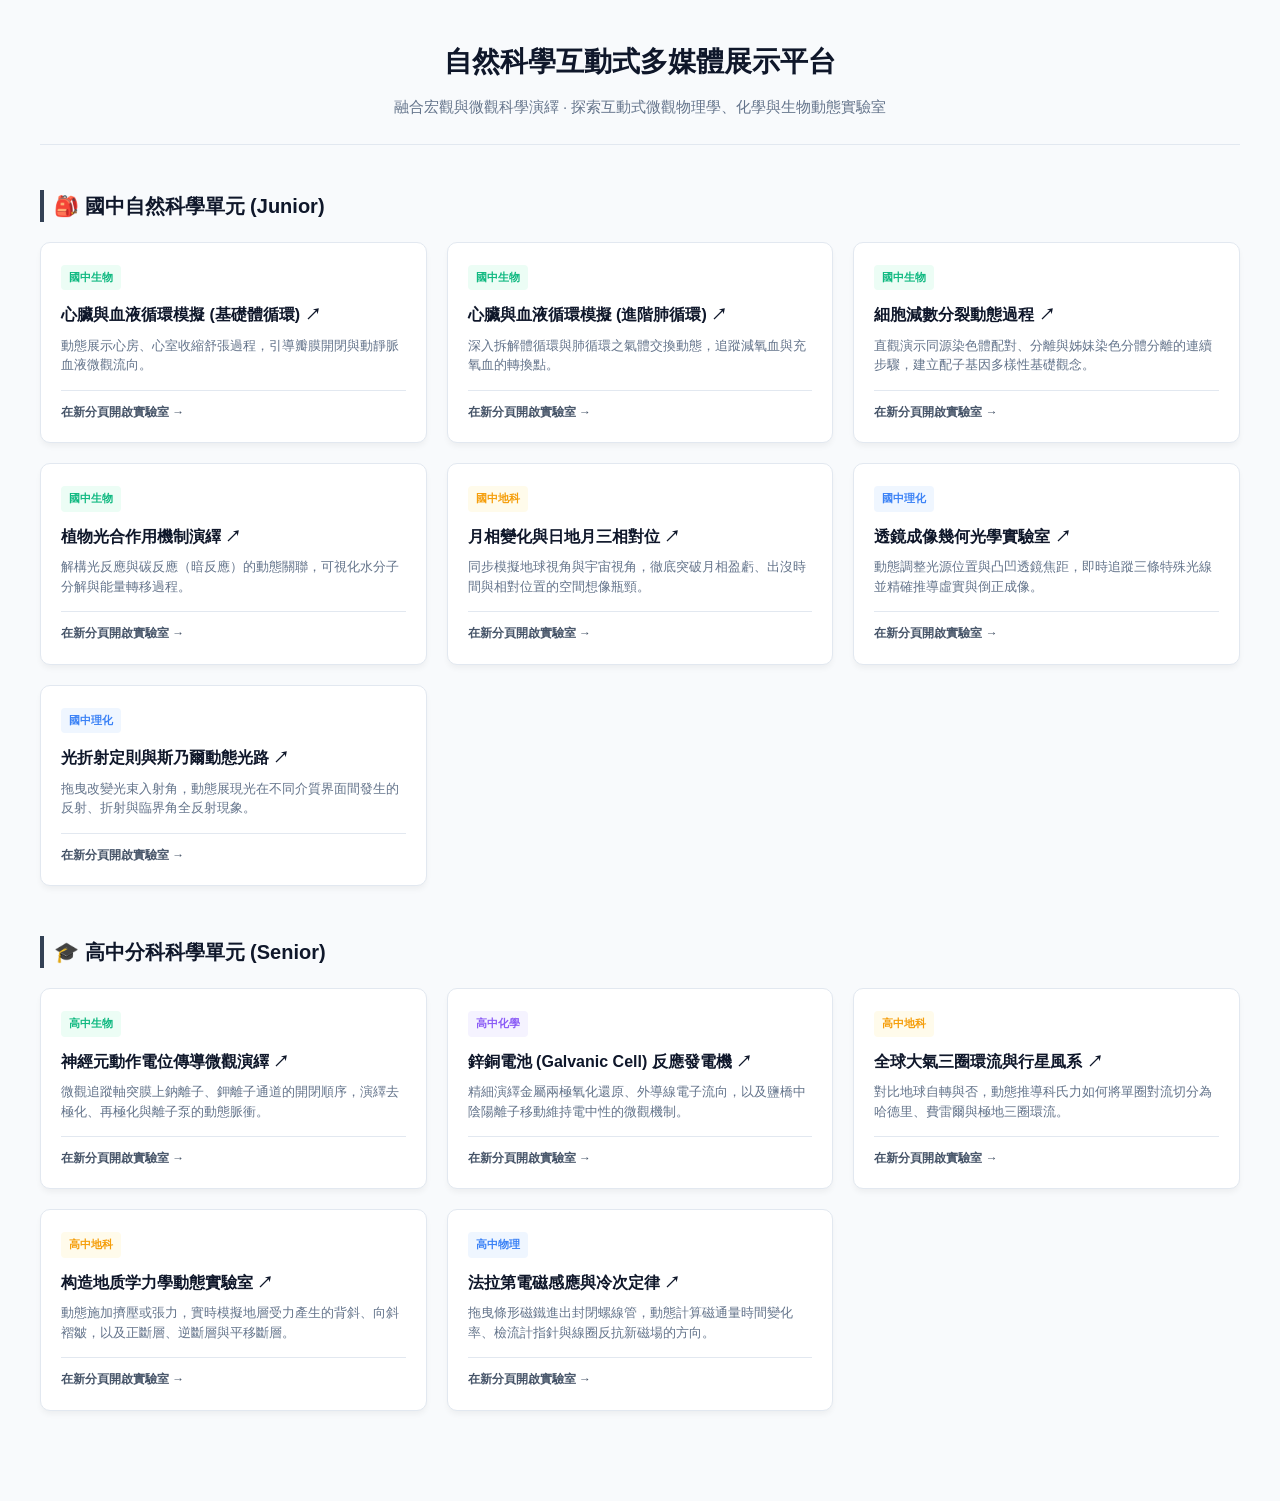
<file: nani-science-animations/index.html>
<!DOCTYPE html>
<html lang="zh-TW">
<head>
    <meta charset="UTF-8">
    <meta name="viewport" content="width=device-width, initial-scale=1.0">
    <title>自然科學互動式動態演示平台 - 入口導覽</title>
    <style>
        :root {
            --bg-light: #f8fafc;
            --card-bg: #ffffff;
            --text-main: #1e293b;
            --text-muted: #64748b;
            --border-color: #e2e8f0;
            
            /* 學術科目分色 */
            --bio-color: #10b981;   /* 生物：森林綠 */
            --earth-color: #f59e0b; /* 地科：大地金 */
            --pc-color: #3b82f6;    /* 理化/物理：科技藍 */
            --chem-color: #8b5cf6;  /* 化學：幻彩紫 */
        }

        * {
            box-sizing: border-box;
            margin: 0;
            padding: 0;
            font-family: "PingFang TC", "Helvetica Neue", Arial, "Noto Sans TC", "Microsoft JhengHei", sans-serif;
        }

        body {
            background-color: var(--bg-light);
            color: var(--text-main);
            line-height: 1.6;
            padding: 40px 20px;
        }

        .container {
            max-width: 1200px;
            margin: 0 auto;
        }

        header {
            text-align: center;
            margin-bottom: 45px;
            padding-bottom: 25px;
            border-bottom: 1px solid var(--border-color);
        }

        header h1 {
            font-size: 28px;
            color: #0f172a;
            margin-bottom: 10px;
        }

        header p {
            color: var(--text-muted);
            font-size: 15px;
        }

        /* 學段區塊區隔 */
        .stage-section {
            margin-bottom: 50px;
        }

        .stage-title {
            font-size: 20px;
            font-weight: bold;
            color: #0f172a;
            margin-bottom: 20px;
            padding-left: 10px;
            border-left: 4px solid #334155;
            display: flex;
            align-items: center;
            gap: 8px;
        }

        /* 卡片網格佈局 */
        .grid {
            display: grid;
            grid-template-columns: repeat(auto-fill, minmax(340px, 1fr));
            gap: 20px;
        }

        /* 互動卡片基礎外觀 */
        .card {
            background-color: var(--card-bg);
            border: 1px solid var(--border-color);
            border-radius: 10px;
            padding: 20px;
            display: flex;
            flex-direction: column;
            justify-content: space-between;
            text-decoration: none;
            color: inherit;
            box-shadow: 0 4px 6px -1px rgba(0, 0, 0, 0.05);
            transition: all 0.2s ease-in-out;
        }

        .card:hover {
            transform: translateY(-4px);
            box-shadow: 0 10px 15px -3px rgba(0, 0, 0, 0.1);
            border-color: #cbd5e1;
        }

        .card-body h3 {
            font-size: 16px;
            color: #0f172a;
            margin-bottom: 8px;
            font-weight: bold;
        }

        .card-body p {
            font-size: 13px;
            color: var(--text-muted);
            line-height: 1.5;
            margin-bottom: 15px;
        }

        /* 專業學術標籤 */
        .badge {
            display: inline-block;
            font-size: 11px;
            font-weight: bold;
            padding: 4px 8px;
            border-radius: 4px;
            margin-bottom: 12px;
            text-transform: uppercase;
        }

        .badge-bio { background-color: #ecfdf5; color: var(--bio-color); }
        .badge-earth { background-color: #fffbeb; color: var(--earth-color); }
        .badge-pc { background-color: #eff6ff; color: var(--pc-color); }
        .badge-chem { background-color: #f5f3ff; color: var(--chem-color); }

        .btn-enter {
            font-size: 12px;
            font-weight: bold;
            color: #475569;
            display: flex;
            align-items: center;
            gap: 4px;
            margin-top: auto;
            border-top: 1px solid var(--border-color);
            padding-top: 12px;
        }

        .card:hover .btn-enter {
            color: #0284c7;
        }
    </style>
</head>
<body>

    <div class="container">
        <header>
            <h1>自然科學互動式多媒體展示平台</h1>
            <p>融合宏觀與微觀科學演繹 · 探索互動式微觀物理學、化學與生物動態實驗室</p>
        </header>

        <section class="stage-section">
            <div class="stage-title">🎒 國中自然科學單元 (Junior)</div>
            <div class="grid">
                
                <a href="./junior/biology/heart-loop/index.html" class="card" target="_blank" rel="noopener noreferrer">
                    <div class="card-body">
                        <span class="badge badge-bio">國中生物</span>
                        <h3>心臟與血液循環模擬 (基礎體循環) ↗</h3>
                        <p>動態展示心房、心室收縮舒張過程，引導瓣膜開閉與動靜脈血液微觀流向。</p>
                    </div>
                    <div class="btn-enter">在新分頁開啟實驗室 →</div>
                </a>

                <a href="./junior/biology/heart-loop2/index.html" class="card" target="_blank" rel="noopener noreferrer">
                    <div class="card-body">
                        <span class="badge badge-bio">國中生物</span>
                        <h3>心臟與血液循環模擬 (進階肺循環) ↗</h3>
                        <p>深入拆解體循環與肺循環之氣體交換動態，追蹤減氧血與充氧血的轉換點。</p>
                    </div>
                    <div class="btn-enter">在新分頁開啟實驗室 →</div>
                </a>

                <a href="./junior/biology/meiosis/index.html" class="card" target="_blank" rel="noopener noreferrer">
                    <div class="card-body">
                        <span class="badge badge-bio">國中生物</span>
                        <h3>細胞減數分裂動態過程 ↗</h3>
                        <p>直觀演示同源染色體配對、分離與姊妹染色分體分離的連續步驟，建立配子基因多樣性基礎觀念。</p>
                    </div>
                    <div class="btn-enter">在新分頁開啟實驗室 →</div>
                </a>

                <a href="./junior/biology/photosynthesis/index.html" class="card" target="_blank" rel="noopener noreferrer">
                    <div class="card-body">
                        <span class="badge badge-bio">國中生物</span>
                        <h3>植物光合作用機制演繹 ↗</h3>
                        <p>解構光反應與碳反應（暗反應）的動態關聯，可視化水分子分解與能量轉移過程。</p>
                    </div>
                    <div class="btn-enter">在新分頁開啟實驗室 →</div>
                </a>

                <a href="./junior/earth-science/moon-phases/index.html" class="card" target="_blank" rel="noopener noreferrer">
                    <div class="card-body">
                        <span class="badge badge-earth">國中地科</span>
                        <h3>月相變化與日地月三相對位 ↗</h3>
                        <p>同步模擬地球視角與宇宙視角，徹底突破月相盈虧、出沒時間與相對位置的空間想像瓶頸。</p>
                    </div>
                    <div class="btn-enter">在新分頁開啟實驗室 →</div>
                </a>

                <a href="./junior/physics-chem/optics-lens-lab/index.html" class="card" target="_blank" rel="noopener noreferrer">
                    <div class="card-body">
                        <span class="badge badge-pc">國中理化</span>
                        <h3>透鏡成像幾何光學實驗室 ↗</h3>
                        <p>動態調整光源位置與凸凹透鏡焦距，即時追蹤三條特殊光線並精確推導虛實與倒正成像。</p>
                    </div>
                    <div class="btn-enter">在新分頁開啟實驗室 →</div>
                </a>

                <a href="./junior/physics-chem/refraction/index.html" class="card" target="_blank" rel="noopener noreferrer">
                    <div class="card-body">
                        <span class="badge badge-pc">國中理化</span>
                        <h3>光折射定則與斯乃爾動態光路 ↗</h3>
                        <p>拖曳改變光束入射角，動態展現光在不同介質界面間發生的反射、折射與臨界角全反射現象。</p>
                    </div>
                    <div class="btn-enter">在新分頁開啟實驗室 →</div>
                </a>

            </div>
        </section>

        <section class="stage-section">
            <div class="stage-title">🎓 高中分科科學單元 (Senior)</div>
            <div class="grid">
                
                <a href="./senior/biology/nerve/index.html" class="card" target="_blank" rel="noopener noreferrer">
                    <div class="card-body">
                        <span class="badge badge-bio">高中生物</span>
                        <h3>神經元動作電位傳導微觀演繹 ↗</h3>
                        <p>微觀追蹤軸突膜上鈉離子、鉀離子通道的開閉順序，演繹去極化、再極化與離子泵的動態脈衝。</p>
                    </div>
                    <div class="btn-enter">在新分頁開啟實驗室 →</div>
                </a>

                <a href="./senior/chemistry/galvanic-cell/index.html" class="card" target="_blank" rel="noopener noreferrer">
                    <div class="card-body">
                        <span class="badge badge-chem">高中化學</span>
                        <h3>鋅銅電池 (Galvanic Cell) 反應發電機 ↗</h3>
                        <p>精細演繹金屬兩極氧化還原、外導線電子流向，以及鹽橋中陰陽離子移動維持電中性的微觀機制。</p>
                    </div>
                    <div class="btn-enter">在新分頁開啟實驗室 →</div>
                </a>

                <a href="./senior/earth-science/global-winds/index.html" class="card" target="_blank" rel="noopener noreferrer">
                    <div class="card-body">
                        <span class="badge badge-earth">高中地科</span>
                        <h3>全球大氣三圈環流與行星風系 ↗</h3>
                        <p>對比地球自轉與否，動態推導科氏力如何將單圈對流切分為哈德里、費雷爾與極地三圈環流。</p>
                    </div>
                    <div class="btn-enter">在新分頁開啟實驗室 →</div>
                </a>

                <a href="./senior/earth-science/structural-geology-lab/index.html" class="card" target="_blank" rel="noopener noreferrer">
                    <div class="card-body">
                        <span class="badge badge-earth">高中地科</span>
                        <h3>构造地质学力學動態實驗室 ↗</h3>
                        <p>動態施加擠壓或張力，實時模擬地層受力產生的背斜、向斜褶皺，以及正斷層、逆斷層與平移斷層。</p>
                    </div>
                    <div class="btn-enter">在新分頁開啟實驗室 →</div>
                </a>

                <a href="./senior/physics/induction/index.html" class="card" target="_blank" rel="noopener noreferrer">
                    <div class="card-body">
                        <span class="badge badge-pc">高中物理</span>
                        <h3>法拉第電磁感應與冷次定律 ↗</h3>
                        <p>拖曳條形磁鐵進出封閉螺線管，動態計算磁通量時間變化率、檢流計指針與線圈反抗新磁場的方向。</p>
                    </div>
                    <div class="btn-enter">在新分頁開啟實驗室 →</div>
                </a>

            </div>
        </section>
    </div>

</body>
</html>
</file>
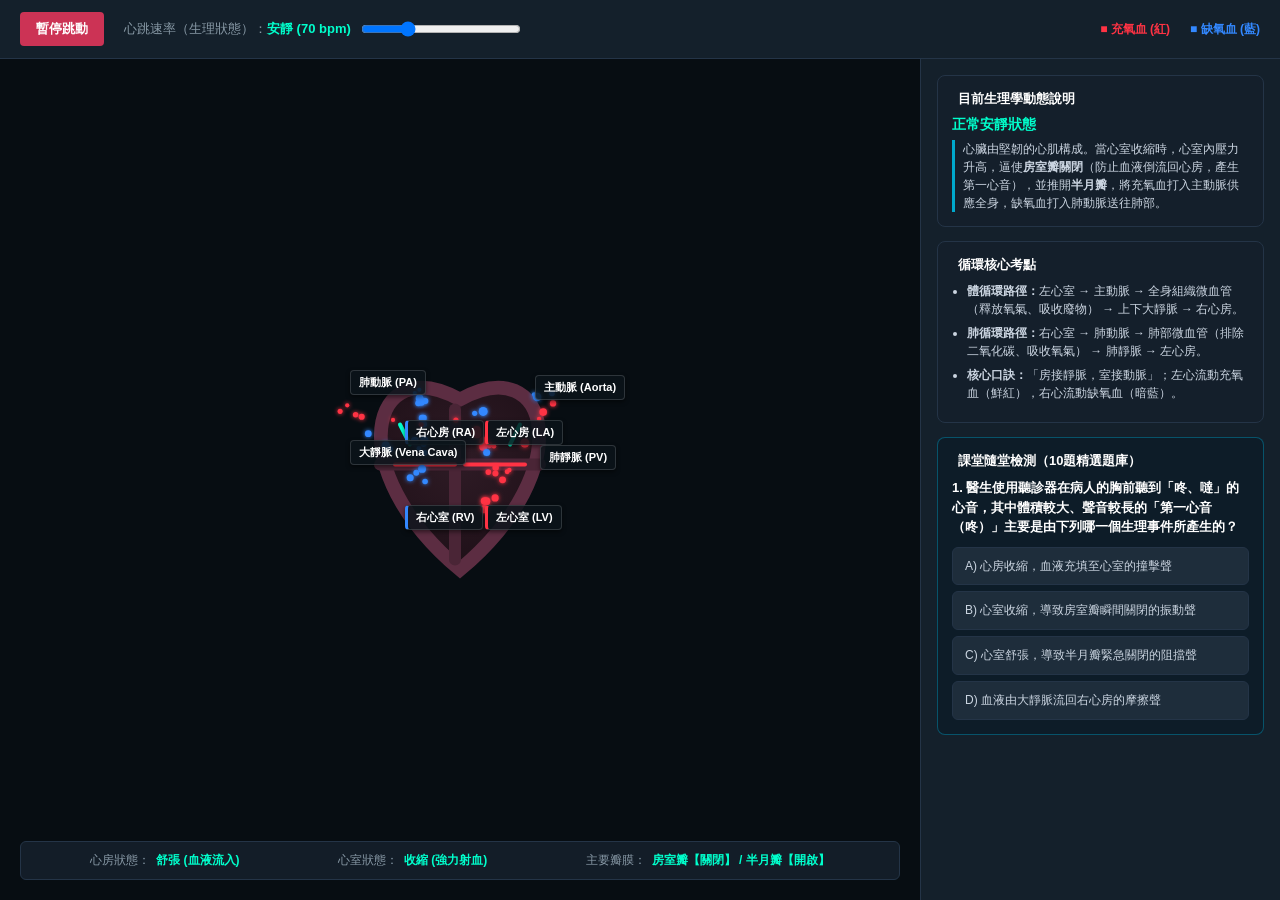
<file: nani-science-animations/junior/biology/heart-loop/index.html>
<!DOCTYPE html>
<html lang="zh-TW">

<head>
    <meta charset="UTF-8">
    <meta name="viewport" content="width=device-width, initial-scale=1.0">
    <title>南一版互動自然教室：心臟結構與血液循環系統</title>
    <link rel="stylesheet" href="styles.css">
</head>

<body>
    <div class="app-container">
        <header class="control-panel">
            <div class="panel-group">
                <button id="btn-play-pause" class="btn active">暫停跳動</button>
                <div class="slider-container">
                    <label for="slider-rate">心跳速率（生理狀態）：<span id="rate-text">安靜 (70 bpm)</span></label>
                    <input type="range" id="slider-rate" min="40" max="150" value="70" step="5">
                </div>
            </div>
            <div class="panel-group">
                <span class="blood-legend oxy">■ 充氧血 (紅)</span>
                <span class="blood-legend deoxy">■ 缺氧血 (藍)</span>
            </div>
        </header>

        <main class="main-content">
            <div class="canvas-viewport">
                <div class="diagram-wrapper" id="heart-wrapper">
                    <canvas id="heartCanvas"></canvas>

                    <div class="sci-label lbl-ra">右心房 (RA)</div>
                    <div class="sci-label lbl-rv">右心室 (RV)</div>
                    <div class="sci-label lbl-la">左心房 (LA)</div>
                    <div class="sci-label lbl-lv">左心室 (LV)</div>
                    
                    <div class="sci-label lbl-ao">主動脈 (Aorta)</div>
                    <div class="sci-label lbl-pa">肺動脈 (PA)</div>
                    <div class="sci-label lbl-vc">大靜脈 (Vena Cava)</div>
                    <div class="sci-label lbl-pv">肺靜脈 (PV)</div>

                    <footer class="status-panel">
                        <div class="status-item">
                            <span class="label">心房狀態：</span>
                            <span class="value" id="val-atria">舒張 (充血)</span>
                        </div>
                        <div class="status-item">
                            <span class="label">心室狀態：</span>
                            <span class="value" id="val-ventricles">收縮 (射血)</span>
                        </div>
                        <div class="status-item">
                            <span class="label">主要瓣膜：</span>
                            <span class="value" id="val-valves">房室瓣關閉 / 半月瓣開啟</span>
                        </div>
                    </footer>
                </div>
            </div>

            <aside class="sidebar-info">
                <section class="info-card">
                    <h2><span class="dot blue"></span> 目前生理學動態說明</h2>
                    <p class="current-status" id="status-title">正常安靜狀態</p>
                    <blockquote id="status-desc">
                        心臟由堅韌的心肌構成。當心室收縮時，心室內壓力升高，逼使<strong>房室瓣關閉</strong>（防止血液倒流回心房，產生第一心音），並推開<strong>半月瓣</strong>，將充氧血打入主動脈供應全身，缺氧血打入肺動脈送往肺部。
                    </blockquote>
                </section>

                <section class="info-card">
                    <h2><span class="dot green"></span> 循環核心考點</h2>
                    <ul>
                        <li><strong>體循環路徑：</strong>左心室 → 主動脈 → 全身組織微血管（釋放氧氣、吸收廢物） → 上下大靜脈 → 右心房。</li>
                        <li><strong>肺循環路徑：</strong>右心室 → 肺動脈 → 肺部微血管（排除二氧化碳、吸收氧氣） → 肺靜脈 → 左心房。</li>
                        <li><strong>核心口訣：</strong>「房接靜脈，室接動脈」；左心流動充氧血（鮮紅），右心流動缺氧血（暗藍）。</li>
                    </ul>
                </section>

                <section class="info-card quiz-card">
                    <h2><span class="dot blue"></span> 課堂隨堂檢測（10題精選題庫）</h2>
                    <div id="quiz-container">
                        <div class="quiz-question" id="quiz-q">載入中...</div>
                        <div class="quiz-options" id="quiz-opts"></div>
                        <div id="quiz-feedback" class="quiz-feedback hidden"></div>
                        <button id="btn-next-quiz" class="btn hidden" style="margin-top:12px; width:100%;">下一題</button>
                    </div>
                </section>
            </aside>
        </main>
    </div>

    <script src="script.js"></script>
</body>

</html>
</file>
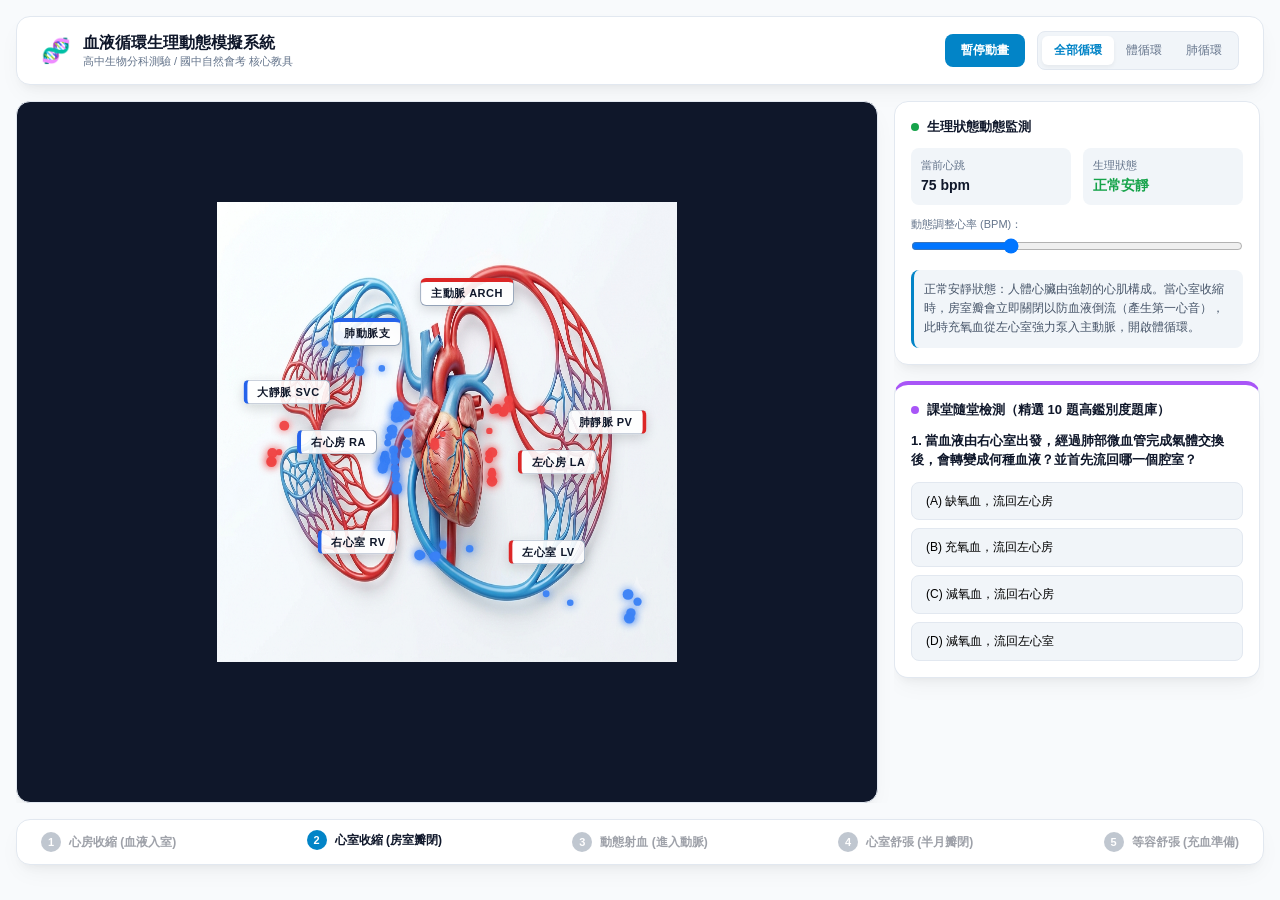
<file: nani-science-animations/junior/biology/heart-loop2/index.html>
<!DOCTYPE html>
<html lang="zh-TW">

<head>
    <meta charset="UTF-8">
    <meta name="viewport" content="width=device-width, initial-scale=1.0">
    <title>心臟循環生理動態核心模擬器 - 教科書級教材</title>
    <link rel="stylesheet" href="styles.css">
</head>

<body>
    <div class="app-container">
        <header class="app-header">
            <div class="brand">
                <span class="icon">🧬</span>
                <div>
                    <h1>血液循環生理動態模擬系統</h1>
                    <p>高中生物分科測驗 / 國中自然會考 核心教具</p>
                </div>
            </div>
            <div class="global-controls">
                <button id="btn-pause" class="ui-btn">暫停動畫</button>
                <div class="mode-select">
                    <button id="mode-all" class="mode-btn active">全部循環</button>
                    <button id="mode-sys" class="mode-btn">體循環</button>
                    <button id="mode-pul" class="mode-btn">肺循環</button>
                </div>
            </div>
        </header>

        <main class="app-main">
            <div class="canvas-panel">
                <div class="canvas-wrapper">
                    <canvas id="heartFlowCanvas"></canvas>
                    
                    <div class="bio-tag tag-ao">主動脈 ARCH</div>
                    <div class="bio-tag tag-pa">肺動脈支</div>
                    <div class="bio-tag tag-la">左心房 LA</div>
                    <div class="bio-tag tag-lv">左心室 LV</div>
                    <div class="bio-tag tag-ra">右心房 RA</div>
                    <div class="bio-tag tag-rv">右心室 RV</div>
                    <div class="bio-tag tag-vc">大靜脈 SVC</div>
                    <div class="bio-tag tag-pv">肺靜脈 PV</div>
                </div>
            </div>

            <aside class="sidebar-panel">
                <section class="card status-card">
                    <h2><span class="indicator blink"></span> 生理狀態動態監測</h2>
                    <div class="status-grid">
                        <div class="grid-item">
                            <span class="lbl">當前心跳</span>
                            <span class="val" id="lbl-bpm">75 bpm</span>
                        </div>
                        <div class="grid-item">
                            <span class="lbl">生理狀態</span>
                            <span class="val" id="lbl-pulse-type" style="color: #16a34a;">正常安靜</span>
                        </div>
                    </div>
                    <div class="range-group">
                        <label for="slider-bpm">動態調整心率 (BPM)：</label>
                        <input type="range" id="slider-bpm" min="40" max="160" value="75" step="5">
                    </div>
                    <p class="desc-text" id="txt-desc">
                        正常安靜狀態：人體心臟由強韌的心肌構成。當心室收縮時，房室瓣會立即關閉以防血液倒流（產生第一心音），此時充氧血從左心室強力泵入主動脈，開啟體循環。
                    </p>
                </section>

                <section class="card quiz-card">
                    <h2><span class="indicator purple"></span> 課堂隨堂檢測（精選 10 題高鑑別度題庫）</h2>
                    <div id="quiz-wrapper">
                        <p class="quiz-question" id="quiz-question">載入中...</p>
                        <div class="quiz-options" id="quiz-options"></div>
                        <div id="quiz-reply" class="quiz-feedback" style="display: none;"></div>
                        <button id="btn-next-quiz" class="ui-btn" style="margin-top: 12px; width: 100%; display: none;">下一題</button>
                    </div>
                </section>
            </aside>
        </main>

        <footer class="app-footer-steps">
            <div class="step-timeline">
                <div class="step-node" data-step="1">
                    <div class="step-num">1</div>
                    <div class="step-label">心房收縮 (血液入室)</div>
                </div>
                <div class="step-node" data-step="2">
                    <div class="step-num">2</div>
                    <div class="step-label">心室收縮 (房室瓣閉)</div>
                </div>
                <div class="step-node" data-step="3">
                    <div class="step-num">3</div>
                    <div class="step-label">動態射血 (進入動脈)</div>
                </div>
                <div class="step-node" data-step="4">
                    <div class="step-num">4</div>
                    <div class="step-label">心室舒張 (半月瓣閉)</div>
                </div>
                <div class="step-node" data-step="5">
                    <div class="step-num">5</div>
                    <div class="step-label">等容舒張 (充血準備)</div>
                </div>
            </div>
        </footer>
    </div>

    <script src="script.js"></script>
</body>

</html>
</file>
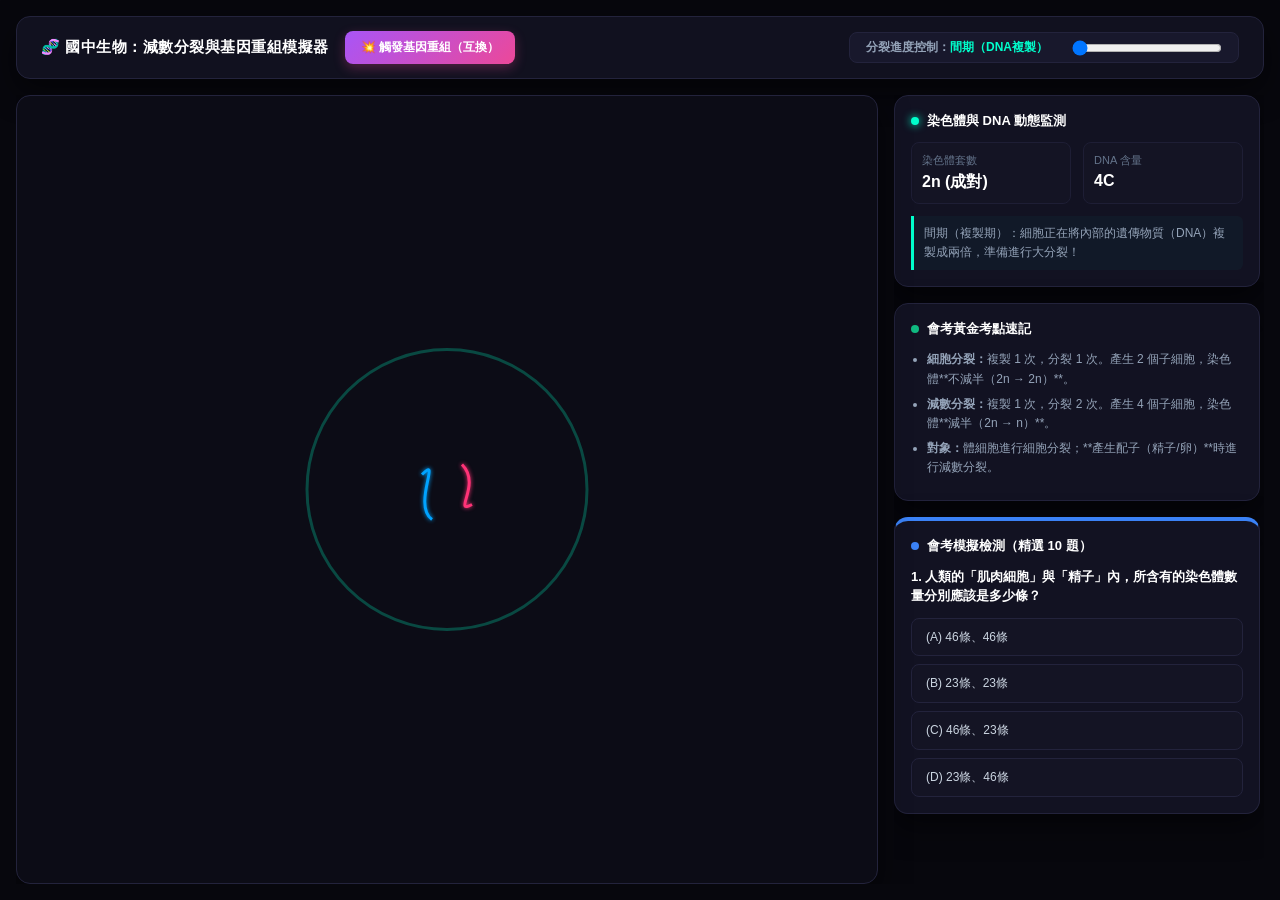
<file: nani-science-animations/junior/biology/meiosis/index.html>
<!DOCTYPE html>
<html lang="zh-TW">

<head>
    <meta charset="UTF-8">
    <meta name="viewport" content="width=device-width, initial-scale=1.0">
    <title>國中生物核心：減數分裂與生殖細胞形成動態教室</title>
    <link rel="stylesheet" href="styles.css">
</head>

<body>
    <div class="app-container">
        <header class="control-panel">
            <div class="panel-group">
                <span class="app-title">🧬 國中生物：減數分裂與基因重組模擬器</span>
                <button id="btn-crossover" class="btn-action">💥 觸發基因重組（互換）</button>
            </div>
            <div class="panel-group slider-group">
                <label for="slider-stage">分裂進度控制：<span id="stage-text">間期（DNA複製）</span></label>
                <input type="range" id="slider-stage" min="0" max="5" value="0" step="1">
            </div>
        </header>

        <main class="main-content">
            <div class="canvas-viewport">
                <div class="diagram-wrapper" id="meiosis-wrapper">
                    <canvas id="meiosisCanvas"></canvas>
                </div>
            </div>

            <aside class="sidebar-panel">
                <section class="info-card data-board">
                    <h2><span class="dot neon"></span> 染色體與 DNA 動態監測</h2>
                    <div class="data-grid">
                        <div class="grid-item">
                            <span class="lbl">染色體套數</span>
                            <span class="val" id="lbl-chrom-n">2n (成對)</span>
                        </div>
                        <div class="grid-item">
                            <span class="lbl">DNA 含量</span>
                            <span class="val" id="lbl-dna-c">4C</span>
                        </div>
                    </div>
                    <blockquote id="status-desc">
                        間期（複製期）：細胞正在將內部的遺傳物質（DNA）複製成兩倍，準備進行大分裂！
                    </blockquote>
                </section>

                <section class="info-card">
                    <h2><span class="dot green"></span> 會考黃金考點速記</h2>
                    <ul>
                        <li><strong>細胞分裂：</strong>複製 1 次，分裂 1 次。產生 2 個子細胞，染色體**不減半（2n → 2n）**。</li>
                        <li><strong>減數分裂：</strong>複製 1 次，分裂 2 次。產生 4 個子細胞，染色體**減半（2n → n）**。</li>
                        <li><strong>對象：</strong>體細胞進行細胞分裂；**產生配子（精子/卵）**時進行減數分裂。</li>
                    </ul>
                </section>

                <section class="info-card quiz-card">
                    <h2><span class="dot blue"></span> 會考模擬檢測（精選 10 題）</h2>
                    <div id="quiz-container">
                        <div class="quiz-question" id="quiz-q">載入中...</div>
                        <div class="quiz-options" id="quiz-opts"></div>
                        <div id="quiz-feedback" class="quiz-feedback hidden"></div>
                        <button id="btn-next-quiz" class="btn hidden" style="margin-top:12px; width:100%;">下一題</button>
                    </div>
                </section>
            </aside>
        </main>
    </div>

    <script src="script.js"></script>
</body>

</html>
</file>
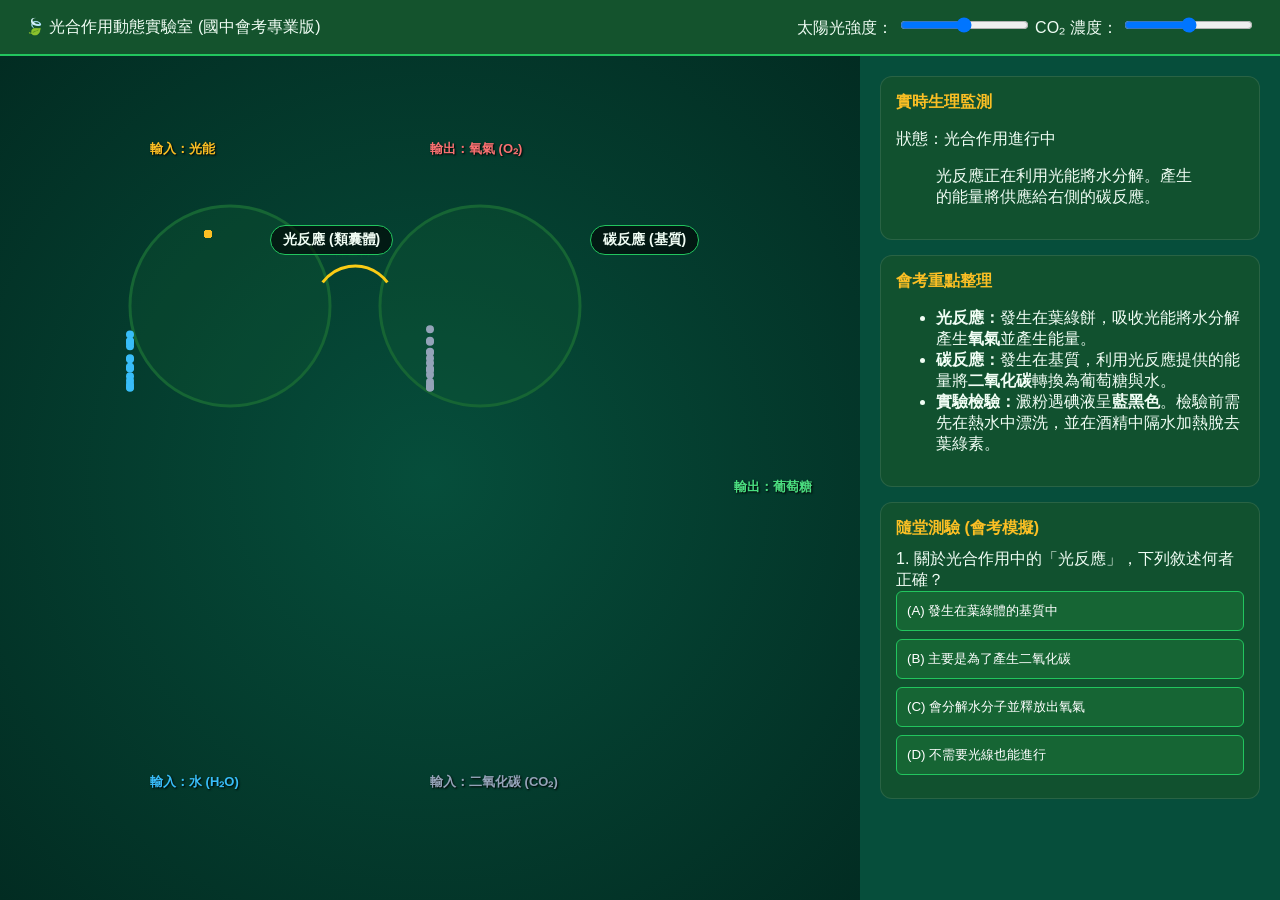
<file: nani-science-animations/junior/biology/photosynthesis/index.html>
<!DOCTYPE html>
<html lang="zh-TW">
<head>
    <meta charset="UTF-8">
    <meta name="viewport" content="width=device-width, initial-scale=1.0">
    <title>國中生物互動教室：光合作用全解碼</title>
    <link rel="stylesheet" href="styles.css">
</head>
<body>
    <div class="app-container">
        <header class="control-panel">
            <div class="panel-group">
                <span class="app-title">🍃 光合作用動態實驗室 (國中會考專業版)</span>
            </div>
            <div class="panel-group">
                <label>太陽光強度：</label>
                <input type="range" id="light-slider" min="0" max="100" value="50">
                <label>CO₂ 濃度：</label>
                <input type="range" id="co2-slider" min="0" max="100" value="50">
            </div>
        </header>

        <main class="main-content">
            <div class="canvas-viewport">
                <div class="diagram-wrapper">
                    <canvas id="photoCanvas"></canvas>
                    
                    <div class="bio-label label-light-rxn" style="top: 20%; left: 30%;">光反應 (類囊體)</div>
                    <div class="bio-label label-dark-rxn" style="top: 20%; left: 70%;">碳反應 (基質)</div>
                    
                    <div class="sci-tag" style="top: 85%; left: 15%; color: #38bdf8;">輸入：水 (H₂O)</div>
                    <div class="sci-tag" style="top: 10%; left: 15%; color: #fbbf24;">輸入：光能</div>
                    <div class="sci-tag" style="top: 10%; left: 50%; color: #f87171;">輸出：氧氣 (O₂)</div>
                    <div class="sci-tag" style="top: 85%; left: 50%; color: #94a3b8;">輸入：二氧化碳 (CO₂)</div>
                    <div class="sci-tag" style="top: 50%; left: 88%; color: #4ade80;">輸出：葡萄糖</div>
                </div>
            </div>

            <aside class="sidebar">
                <section class="info-card">
                    <h2><span class="dot green"></span> 實時生理監測</h2>
                    <p class="current-status" id="rate-display">光合作用速率：正常</p>
                    <blockquote id="bio-desc">
                        光反應正在利用光能將水分解。產生的能量將供應給右側的碳反應。
                    </blockquote>
                </section>

                <section class="info-card">
                    <h2><span class="dot yellow"></span> 會考重點整理</h2>
                    <ul>
                        <li><strong>光反應：</strong>發生在葉綠餅，吸收光能將水分解產生<strong>氧氣</strong>並產生能量。</li>
                        <li><strong>碳反應：</strong>發生在基質，利用光反應提供的能量將<strong>二氧化碳</strong>轉換為葡萄糖與水。</li>
                        <li><strong>實驗檢驗：</strong>澱粉遇碘液呈<strong>藍黑色</strong>。檢驗前需先在熱水中漂洗，並在酒精中隔水加熱脫去葉綠素。</li>
                    </ul>
                </section>

                <section class="info-card quiz-card">
                    <h2><span class="dot blue"></span> 隨堂測驗 (會考模擬)</h2>
                    <div id="quiz-container">
                        <div class="quiz-question" id="quiz-q">載入中...</div>
                        <div class="quiz-options" id="quiz-opts"></div>
                        <div id="quiz-feedback" class="quiz-feedback hidden"></div>
                        <button id="btn-next-quiz" class="btn hidden" onclick="nextQuestion()">下一題</button>
                    </div>
                </section>
            </aside>
        </main>
    </div>
    <script src="script.js"></script>
</body>
</html>
</file>
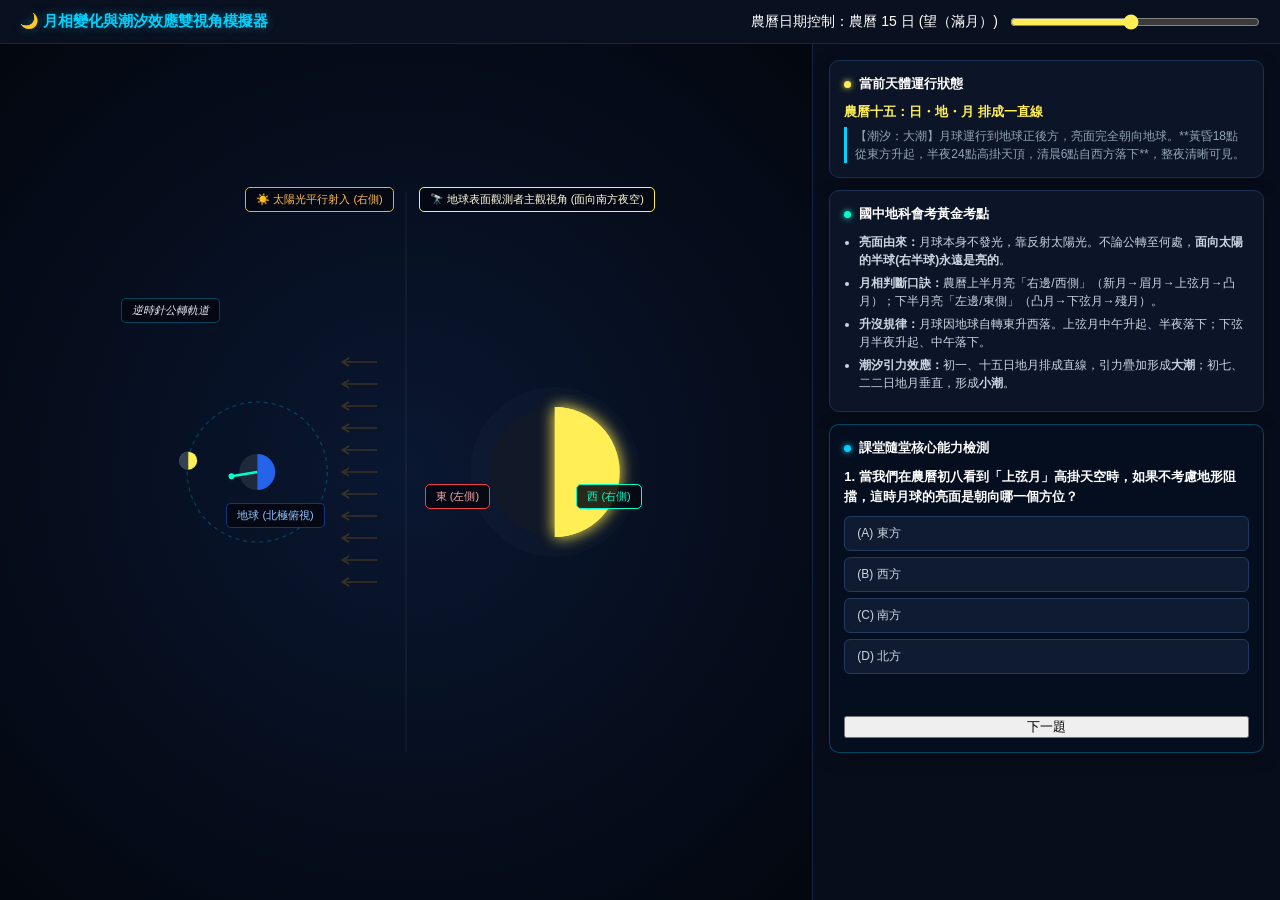
<file: nani-science-animations/junior/earth-science/moon-phases/index.html>
<!DOCTYPE html>
<html lang=\"zh-TW\">

<head>
    <meta charset="UTF-8">
    <meta name="viewport" content="width=device-width, initial-scale=1.0">
    <title>地科互動教室：月相變化與潮汐雙視角模擬器</title>
    <link rel="stylesheet" href="styles.css">
</head>

<body>
    <div class="app-container">
        <header class="control-panel">
            <div class="panel-group">
                <span class="app-title">🌙 月相變化與潮汐效應雙視角模擬器</span>
            </div>
            <div class="panel-group slider-group">
                <label for="slider-date">農曆日期控制：<span id="date-text">農曆十五 (滿月)</span></label>
                <input type="range" id="slider-date" min="1" max="30" value="15" step="1">
            </div>
        </header>

        <main class="main-content">
            <div class="canvas-viewport">
                <div class="diagram-wrapper" id="moon-wrapper">
                    <canvas id="moonCanvas"></canvas>

                    <div class="sci-label space-lbl lbl-sun">☀️ 太陽光平行射入 (右側)</div>
                    <div class="sci-label space-lbl lbl-earth">地球 (北極俯視)</div>
                    <div class="sci-label space-lbl lbl-orbit">逆時針公轉軌道</div>
                    
                    <div class="sci-label view-lbl lbl-obs-view">🔭 地球表面觀測者主觀視角 (面向南方夜空)</div>
                    <div class="sci-label view-lbl lbl-west">西 (右側)</div>
                    <div class="sci-label view-lbl lbl-east">東 (左側)</div>
                </div>
            </div>

            <aside class="sidebar-panel">
                <section class="info-card">
                    <h2><span class="dot yellow"></span> 當前天體運行狀態</h2>
                    <p class="current-status" id="status-title">載入中...</p>
                    <blockquote id="status-desc">
                        正在計算日地月相對幾何位置...
                    </blockquote>
                </section>

                <section class="info-card">
                    <h2><span class="dot green"></span> 國中地科會考黃金考點</h2>
                    <ul>
                        <li><strong>亮面由來：</strong>月球本身不發光，靠反射太陽光。不論公轉至何處，<strong>面向太陽的半球(右半球)永遠是亮的</strong>。</li>
                        <li><strong>月相判斷口訣：</strong>農曆上半月亮「右邊/西側」（新月→眉月→上弦月→凸月）；下半月亮「左邊/東側」（凸月→下弦月→殘月）。</li>
                        <li><strong>升沒規律：</strong>月球因地球自轉東升西落。上弦月中午升起、半夜落下；下弦月半夜升起、中午落下。</li>
                        <li><strong>潮汐引力效應：</strong>初一、十五日地月排成直線，引力疊加形成<strong>大潮</strong>；初七、二二日地月垂直，形成<strong>小潮</strong>。</li>
                    </ul>
                </section>

                <section class="info-card quiz-card">
                    <h2><span class="dot blue"></span> 課堂隨堂核心能力檢測</h2>
                    <div id="quiz-container">
                        <div class="quiz-question" id="quiz-q">載入中...</div>
                        <div class="quiz-options" id="quiz-opts"></div>
                        <div id="quiz-feedback" class="quiz-feedback hidden"></div>
                        <button id="btn-next-quiz" class="btn hidden" style="margin-top:12px; width:100%;">下一題</button>
                    </div>
                </section>
            </aside>
        </main>
    </div>

    <script src="script.js"></script>
</body>

</html>
</file>
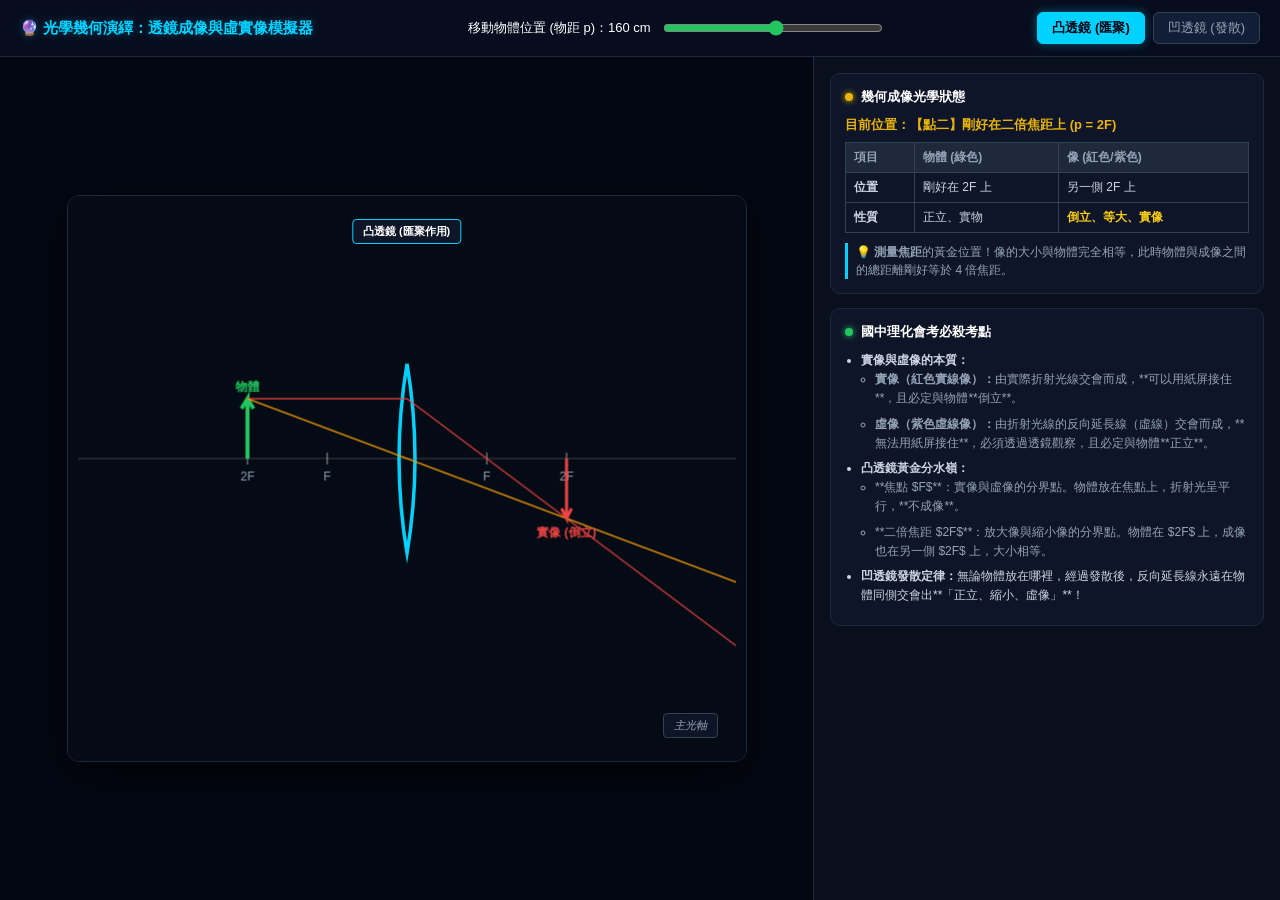
<file: nani-science-animations/junior/physics-chem/optics-lens-lab/index.html>
<!DOCTYPE html>
<html lang="zh-TW">

<head>
    <meta charset="UTF-8">
    <meta name="viewport" content="width=device-width, initial-scale=1.0">
    <title>理化互動教室：透鏡成像幾何光路模擬器</title>
    <link rel="stylesheet" href="styles.css">
</head>

<body>
    <div class="app-container">
        <header class="control-panel">
            <div class="panel-group">
                <span class="app-title">🔮 光學幾何演繹：透鏡成像與虛實像模擬器</span>
            </div>
            <div class="panel-group slider-group">
                <label for="slider-object-x">移動物體位置 (物距 p)：<span id="distance-text">200 cm</span></label>
                <input type="range" id="slider-object-x" min="30" max="360" value="200" step="1">
            </div>
            <div class="panel-group toggle-group">
                <button id="mode-convex" class="btn-mode active">凸透鏡 (匯聚)</button>
                <button id="mode-concave" class="btn-mode">凹透鏡 (發散)</button>
            </div>
        </header>

        <main class="main-content">
            <div class="canvas-viewport">
                <div class="diagram-wrapper" id="lens-wrapper">
                    <canvas id="lensCanvas"></canvas>
                    <div class="sci-label label-lens-type" id="lens-title-label">凸透鏡 (匯聚)</div>
                    <div class="sci-label label-axis">主光軸</div>
                </div>
            </div>

            <aside class="sidebar-panel">
                <section class="info-card">
                    <h2><span class="dot yellow"></span> 幾何成像光學狀態</h2>
                    <p class="current-status" id="status-zone">目前位置：計算中...</p>
                    <table class="sci-table">
                        <thead>
                            <tr>
                                <th>項目</th>
                                <th>物體 (綠色)</th>
                                <th>像 (紅色/紫色)</th>
                            </tr>
                        </thead>
                        <tbody>
                            <tr>
                                <td><strong>位置</strong></td>
                                <td id="td-obj-pos">-</td>
                                <td id="td-img-pos">-</td>
                            </tr>
                            <tr>
                                <td><strong>性質</strong></td>
                                <td>正立、實物</td>
                                <td id="td-img-prop" class="highlight-text">-</td>
                            </tr>
                        </tbody>
                    </table>
                    <blockquote id="status-desc" style="margin-top: 10px;">
                        正在計算幾何光路...
                    </blockquote>
                </section>

                <section class="info-card">
                    <h2><span class="dot green"></span> 國中理化會考必殺考點</h2>
                    <ul class="sci-list">
                        <li><strong>實像與虛像的本質：</strong>
                            <ul>
                                <li><strong>實像（紅色實線像）：</strong>由實際折射光線交會而成，**可以用紙屏接住**，且必定與物體**倒立**。</li>
                                <li><strong>虛像（紫色虛線像）：</strong>由折射光線的反向延長線（虛線）交會而成，**無法用紙屏接住**，必須透過透鏡觀察，且必定與物體**正立**。</li>
                            </ul>
                        </li>
                        <li><strong>凸透鏡黃金分水嶺：</strong>
                            <ul>
                                <li>**焦點 $F$**：實像與虛像的分界點。物體放在焦點上，折射光呈平行，**不成像**。</li>
                                <li>**二倍焦距 $2F$**：放大像與縮小像的分界點。物體在 $2F$ 上，成像也在另一側 $2F$ 上，大小相等。</li>
                            </ul>
                        </li>
                        <li><strong>凹透鏡發散定律：</strong>無論物體放在哪裡，經過發散後，反向延長線永遠在物體同側交會出**「正立、縮小、虛像」**！</li>
                    </ul>
                </section>
            </aside>
        </main>
    </div>

    <script src="script.js"></script>
</body>

</html>
</file>
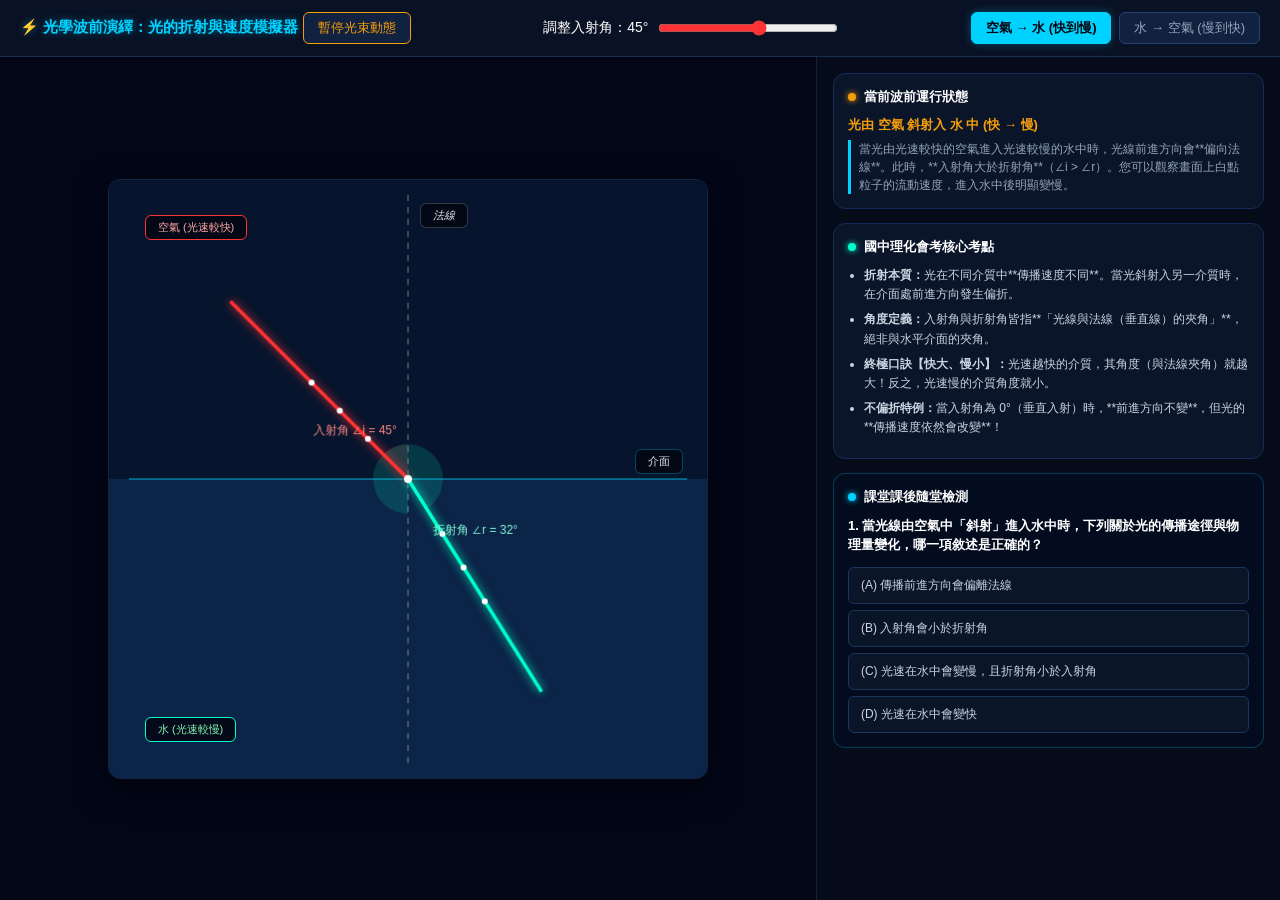
<file: nani-science-animations/junior/physics-chem/refraction/index.html>
<!DOCTYPE html>
<html lang="zh-TW">

<head>
    <meta charset="UTF-8">
    <meta name="viewport" content="width=device-width, initial-scale=1.0">
    <title>理化互動教室：光的折射原理與介面動態模擬器</title>
    <link rel="stylesheet" href="styles.css">
</head>

<body>
    <div class="app-container">
        <header class="control-panel">
            <div class="panel-group">
                <span class="app-title">⚡ 光學波前演繹：光的折射與速度模擬器</span>
                <button id="btn-play-pause" class="btn-action active">暫停光束動態</button>
            </div>
            <div class="panel-group slider-group">
                <label for="slider-angle">調整入射角：<span id="angle-text">45°</span></label>
                <input type="range" id="slider-angle" min="0" max="80" value="45" step="1">
            </div>
            <div class="panel-group toggle-group">
                <button id="mode-air-water" class="btn-mode active">空氣 → 水 (快到慢)</button>
                <button id="mode-water-air" class="btn-mode">水 → 空氣 (慢到快)</button>
            </div>
        </header>

        <main class="main-content">
            <div class="canvas-viewport">
                <div class="diagram-wrapper" id="refraction-wrapper">
                    <canvas id="refractionCanvas"></canvas>
                    
                    <div class="sci-label lbl-medium-top" id="lbl-top">空氣 (光速較快)</div>
                    <div class="sci-label lbl-medium-bottom" id="lbl-bottom">水 (光速較慢)</div>
                    <div class="sci-label lbl-normal">法線</div>
                    <div class="sci-label lbl-interface">介面</div>
                </div>
            </div>

            <aside class="sidebar-panel">
                <section class="info-card">
                    <h2><span class="dot yellow"></span> 當前波前運行狀態</h2>
                    <p class="current-status" id="status-title">計算中...</p>
                    <blockquote id="status-desc">
                        正在載入光學折射介面幾何...
                    </blockquote>
                </section>

                <section class="info-card">
                    <h2><span class="dot green"></span> 國中理化會考核心考點</h2>
                    <ul>
                        <li><strong>折射本質：</strong>光在不同介質中**傳播速度不同**。當光斜射入另一介質時，在介面處前進方向發生偏折。</li>
                        <li><strong>角度定義：</strong>入射角與折射角皆指**「光線與法線（垂直線）的夾角」**，絕非與水平介面的夾角。</li>
                        <li><strong>終極口訣【快大、慢小】：</strong>光速越快的介質，其角度（與法線夾角）就越大！反之，光速慢的介質角度就小。</li>
                        <li><strong>不偏折特例：</strong>當入射角為 0°（垂直入射）時，**前進方向不變**，但光的**傳播速度依然會改變**！</li>
                    </ul>
                </section>

                <section class="info-card quiz-card">
                    <h2><span class="dot blue"></span> 課堂課後隨堂檢測</h2>
                    <div id="quiz-container">
                        <div class="quiz-question" id="quiz-q">載入中...</div>
                        <div class="quiz-options" id="quiz-opts"></div>
                        <div id="quiz-feedback" class="quiz-feedback hidden"></div>
                        <button id="btn-next-quiz" class="btn hidden" style="margin-top:12px; width:100%;">下一題</button>
                    </div>
                </section>
            </aside>
        </main>
    </div>

    <script src="script.js"></script>
</body>

</html>
</file>
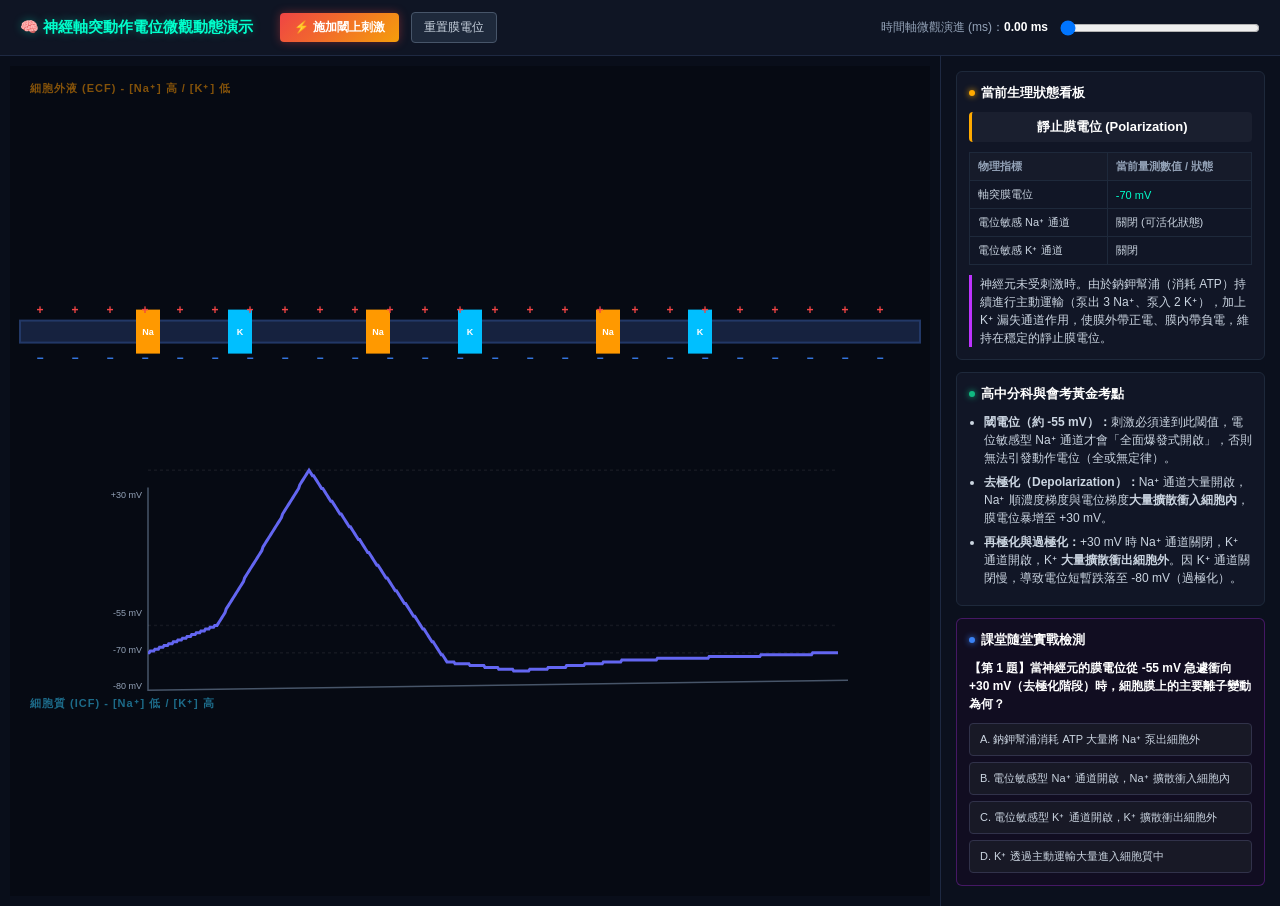
<file: nani-science-animations/senior/biology/nerve/index.html>
<!DOCTYPE html>
<html lang="zh-TW">

<head>
    <meta charset="UTF-8">
    <meta name="viewport" content="width=device-width, initial-scale=1.0">
    <title>高中生物互動教室：動作電位與神經衝動傳導</title>
    <link rel="stylesheet" href="styles.css">
</head>

<body>
    <div class=\"app-container\">
        <header class="control-panel">
            <div class="panel-group">
                <span class="app-title">🧠 神經軸突動作電位微觀動態演示</span>
                <button id="btn-stimulate" class="btn-action">⚡ 施加閾上刺激</button>
                <button id="btn-reset" class="btn">重置膜電位</button>
            </div>
            <div class="panel-group slider-group">
                <label for="slider-time">時間軸微觀演進 (ms)：<span id="time-text">0.00 ms</span></label>
                <input type="range" id="slider-time" min="0" max="600" value="0" step="1" style="width: 200px;">
            </div>
        </header>

        <main class="main-content">
            <div class="canvas-viewport">
                <div class="diagram-wrapper" id="nerve-wrapper">
                    <canvas id="nerveCanvas"></canvas>
                    <div class="sci-label lbl-ecf">細胞外液 (ECF) - [Na⁺] 高 / [K⁺] 低</div>
                    <div class="sci-label lbl-icf">細胞質 (ICF) - [Na⁺] 低 / [K⁺] 高</div>
                </div>
            </div>

            <aside class="dashboard-panel">
                <section class="info-card">
                    <h2><span class="dot yellow"></span> 當前生理狀態看板</h2>
                    <div class="status-zone" id="status-zone">靜止膜電位 (Polarization)</div>
                    <table class="data-table">
                        <tr>
                            <th>物理指標</th>
                            <th>當前量測數值 / 狀態</th>
                        </tr>
                        <tr>
                            <td>軸突膜電位</td>
                            <td id="td-mv" class="highlight-text" style="color: #00ffcc;">-70 mV</td>
                        </tr>
                        <tr>
                            <td>電位敏感 Na⁺ 通道</td>
                            <td id="td-na-gate">關閉 (可活化狀態)</td>
                        </tr>
                        <tr>
                            <td>電位敏感 K⁺ 通道</td>
                            <td id="td-k-gate">關閉</td>
                        </tr>
                    </table>
                    <blockquote id="stage-desc">
                        神經元未受刺激時。由於鈉鉀幫浦（主動運輸）持續將 3 個 Na⁺ 泵出、2 個 K⁺ 泵入，加上 K⁺ 漏失通道作用，使膜外帶正電、膜內帶負電，維持在約 -70 mV 的靜止膜電位。
                    </blockquote>
                </section>

                <section class="info-card">
                    <h2><span class="dot green"></span> 高中分科與會考黃金考點</h2>
                    <ul>
                        <li><strong>閾電位（約 -55 mV）：</strong>刺激必須達到此閾值，電位敏感型 Na⁺ 通道才會「全面爆發式開啟」，否則無法引發動作電位（全或無定律）。</li>
                        <li><strong>去極化（Depolarization）：</strong>Na⁺ 通道大量開啟，Na⁺ 順濃度梯度與電位梯度<strong>大量擴散衝入細胞內</strong>，膜電位暴增至 +30 mV。</li>
                        <li><strong>再極化與過極化：</strong>+30 mV 時 Na⁺ 通道關閉，K⁺ 通道開啟，K⁺ <strong>大量擴散衝出細胞外</strong>。因 K⁺ 通道關閉慢，導致電位短暫跌落至 -80 mV（過極化）。</li>
                    </ul>
                </section>

                <section class="info-card quiz-card">
                    <h2><span class="dot blue"></span> 課堂隨堂實戰檢測</h2>
                    <div id="quiz-container">
                        <div class="quiz-question" id="quiz-q">載入中...</div>
                        <div class="quiz-options" id="quiz-opts"></div>
                        <div id="quiz-feedback" class="quiz-feedback hidden"></div>
                        <button id="btn-next-quiz" class="btn hidden" style="margin-top:12px; width:100%;">下一題</button>
                    </div>
                </section>
            </aside>
        </main>
    </div>

    <script src="script.js"></script>
</body>

</html>
</file>
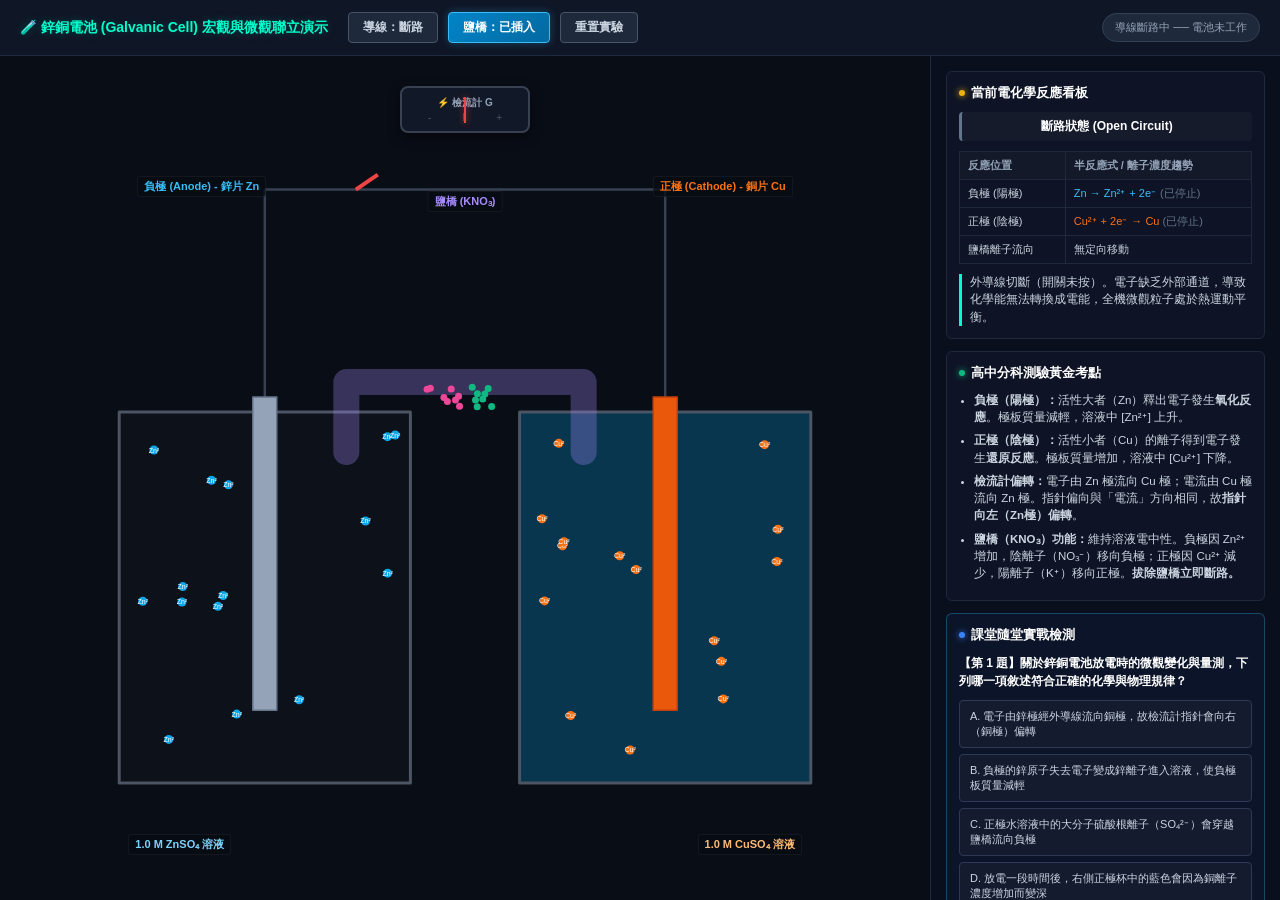
<file: nani-science-animations/senior/chemistry/galvanic-cell/index.html>
<!DOCTYPE html>
<html lang="zh-TW">

<head>
    <meta charset="UTF-8">
    <meta name="viewport" content="width=device-width, initial-scale=1.0">
    <title>高中化學互動教室：鋅銅電池微觀全景模擬</title>
    <link rel="stylesheet" href="styles.css">
</head>

<body>
    <div class="app-container">
        <header class="control-panel">
            <div class="panel-group">
                <span class="app-title">🧪 鋅銅電池 (Galvanic Cell) 宏觀與微觀聯立演示</span>
                <button id="btn-toggle-switch" class="btn">導線：斷路</button>
                <button id="btn-toggle-bridge" class="btn active">鹽橋：已插入</button>
                <button id="btn-reset" class="btn">重置實驗</button>
            </div>
            <div class="panel-group">
                <div class="status-badge" id="cell-status">等待關閉開關以形成通路...</div>
            </div>
        </header>

        <main class="main-content">
            <div class="canvas-viewport">
                <div class="diagram-wrapper" id="galvanic-wrapper">
                    <div class="macro-dashboard">
                        <div class="galvanometer">
                            <div class="meter-label">⚡ 檢流計 G</div>
                            <div class="meter-scale">
                                <span>-</span><span>I</span><span>+</span>
                            </div>
                            <div class="pointer" id="meter-pointer"></div>
                        </div>
                    </div>

                    <canvas id="microCanvas"></canvas>

                    <div class="sci-label lbl-anode">負極 (Anode) - 鋅片 Zn</div>
                    <div class="sci-label lbl-cathode">正極 (Cathode) - 銅片 Cu</div>
                    <div class="sci-label lbl-zn-sol">1.0 M ZnSO₄ 溶液</div>
                    <div class="sci-label lbl-cu-sol">1.0 M CuSO₄ 溶液</div>
                    <div class="sci-label lbl-bridge">鹽橋 (KNO₃)</div>
                </div>
            </div>

            <aside class="dashboard-panel">
                <section class="info-card">
                    <h2><span class="dot yellow"></span> 當前電化學反應看板</h2>
                    <div class="status-zone" id="status-zone">斷路狀態 (Open Circuit)</div>
                    <table class="data-table">
                        <tr>
                            <th>反應位置</th>
                            <th>半反應式 / 離子濃度趨勢</th>
                        </tr>
                        <tr>
                            <td>負極 (陽極)</td>
                            <td id="td-anode-rxn" style="color: #38bdf8;">Zn → Zn²⁺ + 2e⁻ (等待中)</td>
                        </tr>
                        <tr>
                            <td>正極 (陰極)</td>
                            <td id="td-cathode-rxn" style="color: #f97316;">Cu²⁺ + 2e⁻ → Cu (等待中)</td>
                        </tr>
                        <tr>
                            <td>鹽橋離子流向</td>
                            <td id="td-bridge-flow">無定向移動</td>
                        </tr>
                    </table>
                    <blockquote id="stage-desc">
                        請點擊上方按鈕「開啟開關」並確保「鹽橋已插入」。唯有在外導線（電子通路）與內溶液（離子通路）同時導通時，兩極的電位差才能驅動氧化還原反應。
                    </blockquote>
                </section>

                <section class="info-card">
                    <h2><span class="dot green"></span> 高中分科測驗黃金考點</h2>
                    <ul>
                        <li><strong>負極（陽極）：</strong>活性大者（Zn）釋出電子發生<strong>氧化反應</strong>。極板質量減輕，溶液中 <code>[Zn²⁺]</code> 上升。</li>
                        <li><strong>正極（陰極）：</strong>活性小者（Cu）的離子得到電子發生<strong>還原反應</strong>。極板質量增加，溶液中 <code>[Cu²⁺]</code> 下降。</li>
                        <li><strong>檢流計偏轉：</strong>電子由 Zn 極流向 Cu 極；電流由 Cu 極流向 Zn 極。指針偏向與「電流」方向相同，故<strong>指針向左（Zn極）偏轉</strong>。</li>
                        <li><strong>鹽橋（KNO₃）功能：</strong>維持溶液電中性。負極因 <code>Zn²⁺</code> 增加，陰離子（<code>NO₃⁻</code>）移向負極；正極因 <code>Cu²⁺</code> 減少，陽離子（<code>K⁺</code>）移向正極。<strong>拔除鹽橋立即斷路。</strong></li>
                    </ul>
                </section>

                <section class="info-card quiz-card">
                    <h2><span class="dot blue"></span> 課堂隨堂實戰檢測</h2>
                    <div id="quiz-container">
                        <div class="quiz-question" id="quiz-q">載入中...</div>
                        <div class="quiz-options" id="quiz-opts"></div>
                        <div id="quiz-feedback" class="quiz-feedback hidden"></div>
                        <button id="btn-next-quiz" class="btn hidden" style="margin-top:12px; width:100%;">下一題</button>
                    </div>
                </section>
            </aside>
        </main>
    </div>

    <script src="script.js"></script>
</body>

</html>
</file>
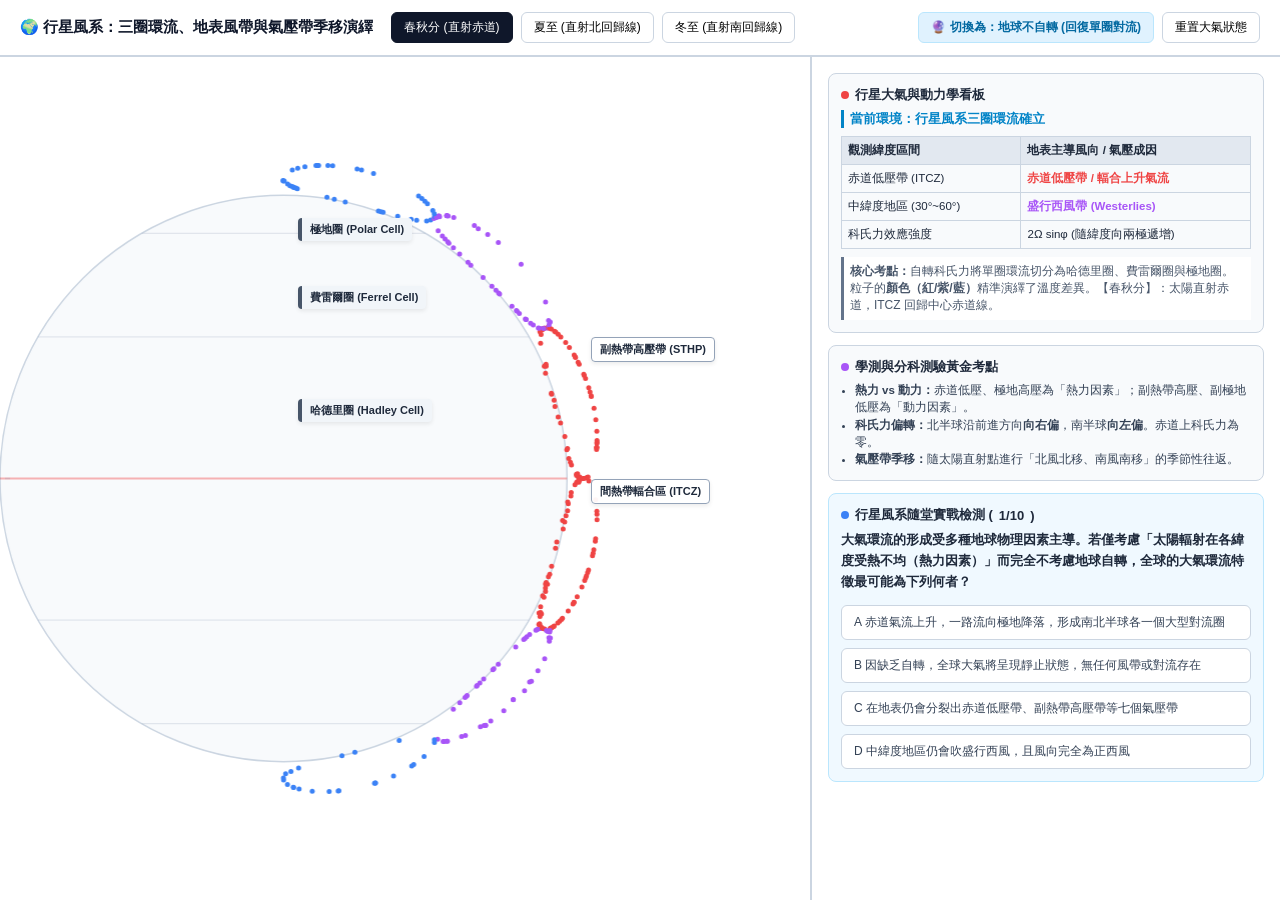
<file: nani-science-animations/senior/earth-science/global-winds/index.html>
<!DOCTYPE html>
<html lang="zh-TW">
<head>
    <meta charset="UTF-8">
    <meta name="viewport" content="width=device-width, initial-scale=1.0">
    <title>高中地球科學互動教室：行星風系與全球大氣環流</title>
    <link rel="stylesheet" href="styles.css">
</head>
<body>
    <div class="app-container">
        <header class="control-panel">
            <div class="panel-group">
                <span class="app-title">🌍 行星風系：三圈環流、地表風帶與氣壓帶季移演繹</span>
                <button id="season-equinox" class="btn active">春秋分 (直射赤道)</button>
                <button id="season-solstice-n" class="btn">夏至 (直射北回歸線)</button>
                <button id="season-solstice-s" class="btn">冬至 (直射南回歸線)</button>
            </div>
            <div class="panel-group">
                <button id="btn-toggle-earth-rotation" class="btn-toggle-main rotating">🔄 地球自轉：開啟科氏力</button>
                <button id="btn-reset" class="btn">重置大氣狀態</button>
            </div>
        </header>

        <main class="main-content">
            <div class="canvas-viewport">
                <div class="diagram-wrapper" id="wind-wrapper">
                    <canvas id="windCanvas"></canvas>
                    <div class="sci-label cell-lbl" id="lbl-polar-n">極地圈 (Polar Cell)</div>
                    <div class="sci-label cell-lbl" id="lbl-ferrel-n">費雷爾圈 (Ferrel Cell)</div>
                    <div class="sci-label cell-lbl" id="lbl-hadley-n">哈德里圈 (Hadley Cell)</div>
                    <div class="sci-label pressure-lbl" id="lbl-itcz">間熱帶輻合區 (ITCZ)</div>
                    <div class="sci-label pressure-lbl" id="lbl-sthp">副熱帶高壓帶 (STHP)</div>
                </div>
            </div>

            <aside class="info-sidebar">
                <section class="info-card">
                    <h2><span class="dot red"></span> 行星大氣與動力學看板</h2>
                    <div class="current-status" id="status-zone">當前環境：行星風系三圈環流確立</div>
                    <table class="data-table">
                        <tr>
                            <th>觀測緯度區間</th>
                            <th>地表主導風向 / 氣壓成因</th>
                        </tr>
                        <tr>
                            <td>赤道低壓帶 (ITCZ)</td>
                            <td id="td-itcz-status" style="color: #ef4444; font-weight: bold;">熱力低壓 / 輻合無風帶</td>
                        </tr>
                        <tr>
                            <td>中緯度地區 (30°~60°)</td>
                            <td id="td-mid-lat-status" style="color: #a855f7; font-weight: bold;">盛行西風 (Westerlies)</td>
                        </tr>
                        <tr>
                            <td>科氏力效應強度</td>
                            <td id="td-coriolis-status">隨緯度增加而增強 ($2\Omega\sin\phi$)</td>
                        </tr>
                    </table>
                    <blockquote id="stage-desc">
                        大氣環流受太陽輻射不均與地球自轉共同主導。
                    </blockquote>
                </section>

                <section class="info-card">
                    <h2><span class="dot purple"></span> 學測與分科測驗黃金考點</h2>
                    <ul>
                        <li><strong>熱力 vs 動力：</strong>赤道低壓、極地高壓為「熱力因素」；副熱帶高壓、副極地低壓為「動力因素」。</li>
                        <li><strong>科氏力偏轉：</strong>北半球沿前進方向<strong>向右偏</strong>，南半球<strong>向左偏</strong>。赤道上科氏力為零。</li>
                        <li><strong>氣壓帶季移：</strong>隨太陽直射點進行「北風北移、南風南移」的季節性往返。</li>
                    </ul>
                </section>

                <section class="info-card quiz-card">
                    <h2><span class="dot blue"></span> 行星風系隨堂實戰檢測 (<span id="quiz-progress">1/10</span>)</h2>
                    <div id="quiz-container">
                        <div class="quiz-question" id="quiz-q">題庫載入中...</div>
                        <div class="quiz-options" id="quiz-opts"></div>
                        <div id="quiz-feedback" class="quiz-feedback hidden"></div>
                        <button id="btn-next-quiz" class="btn hidden" style="margin-top:12px; width:100%; font-weight:bold; background:#0284c7; color:#fff;">下一題 ➔</button>
                    </div>
                </section>
            </aside>
        </main>
    </div>
    <script src="script.js"></script>
</body>
</html>
</file>
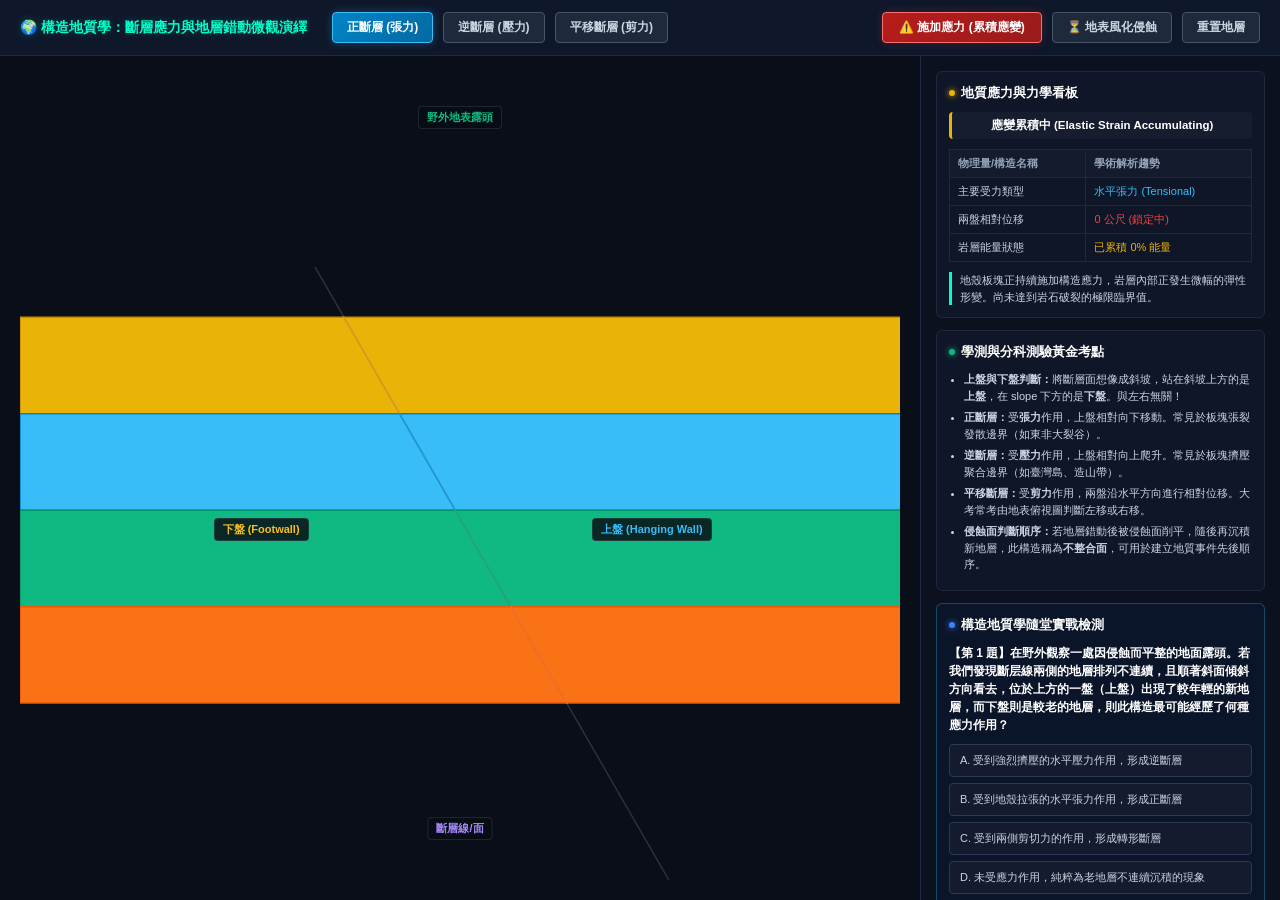
<file: nani-science-animations/senior/earth-science/structural-geology-lab/index.html>
<!DOCTYPE html>
<html lang="zh-TW">

<head>
    <meta charset="UTF-8">
    <meta name="viewport" content="width=device-width, initial-scale=1.0">
    <title>高中地球科學互動教室：構造地質學與斷層力學演示</title>
    <link rel="stylesheet" href="styles.css">
</head>

<body>
    <div class="app-container">
        <header class="control-panel">
            <div class="panel-group">
                <span class="app-title">🌍 構造地質學：斷層應力與地層錯動微觀演繹</span>
                <button id="mode-normal" class="btn active">正斷層 (張力)</button>
                <button id="mode-reverse" class="btn">逆斷層 (壓力)</button>
                <button id="mode-strike" class="btn">平移斷層 (剪力)</button>
            </div>
            <div class="panel-group">
                <button id="btn-apply-stress" class="btn-action">⚠️ 施加應力 (累積應變)</button>
                <button id="btn-erode" class="btn">⏳ 地表風化侵蝕</button>
                <button id="btn-reset" class="btn">重置地層</button>
            </div>
        </header>

        <main class="main-content">
            <div class="canvas-viewport">
                <div class="diagram-wrapper" id="fault-wrapper">
                    <div class="stress-indicator left-arrow" id="stress-L"></div>
                    <div class="stress-indicator right-arrow" id="stress-R"></div>

                    <canvas id="faultCanvas"></canvas>

                    <div class="sci-label lbl-hanging" id="lbl-hanging">上盤 (Hanging Wall)</div>
                    <div class="sci-label lbl-foot" id="lbl-foot">下盤 (Footwall)</div>
                    <div class="sci-label lbl-surface" id="lbl-surface">野外地表露頭</div>
                    <div class="sci-label lbl-fault-line" id="lbl-fault-line">斷層線/面</div>
                </div>
            </div>

            <aside class="dashboard-panel">
                <section class="info-card">
                    <h2><span class="dot yellow"></span> 地質應力與力學看板</h2>
                    <div class="status-zone" id="status-zone">地層處於原始水平沉積狀態</div>
                    <table class="data-table">
                        <tr>
                            <th>物理量/構造名稱</th>
                            <th>學術解析趨勢</th>
                        </tr>
                        <tr>
                            <td>主要受力類型</td>
                            <td id="td-stress-type" style="color: #38bdf8;">水平張力 (Tensional)</td>
                        </tr>
                        <tr>
                            <td>兩盤相對位移</td>
                            <td id="td-displacement" style="color: #ef4444;">未發生錯動 (0m)</td>
                        </tr>
                        <tr>
                            <td>岩層能量狀態</td>
                            <td id="td-energy-state">應變累積中...</td>
                        </tr>
                    </table>
                    <blockquote id="stage-desc">
                        依據「疊置定律」，在未受地殼變動干擾前，老地層在下、新地層在上。請點擊「施加應力」觀察岩石受力超出剪切強度時的瞬時斷裂。
                    </blockquote>
                </section>

                <section class="info-card">
                    <h2><span class="dot green"></span> 學測與分科測驗黃金考點</h2>
                    <ul>
                        <li><strong>上盤與下盤判斷：</strong>將斷層面想像成斜坡，站在斜坡上方的是<strong>上盤</strong>，在 slope 下方的是<strong>下盤</strong>。與左右無關！</li>
                        <li><strong>正斷層：</strong>受<strong>張力</strong>作用，上盤相對向下移動。常見於板塊張裂發散邊界（如東非大裂谷）。</li>
                        <li><strong>逆斷層：</strong>受<strong>壓力</strong>作用，上盤相對向上爬升。常見於板塊擠壓聚合邊界（如臺灣島、造山帶）。</li>
                        <li><strong>平移斷層：</strong>受<strong>剪力</strong>作用，兩盤沿水平方向進行相對位移。大考常考由地表俯視圖判斷左移或右移。</li>
                        <li><strong>侵蝕面判斷順序：</strong>若地層錯動後被侵蝕面削平，隨後再沉積新地層，此構造稱為<strong>不整合面</strong>，可用於建立地質事件先後順序。</li>
                    </ul>
                </section>

                <section class="info-card quiz-card">
                    <h2><span class="dot blue"></span> 構造地質學隨堂實戰檢測</h2>
                    <div id="quiz-container">
                        <div class="quiz-question" id="quiz-q">載入中...</div>
                        <div class="quiz-options" id="quiz-opts"></div>
                        <div id="quiz-feedback" class="quiz-feedback hidden"></div>
                        <button id="btn-next-quiz" class="btn hidden" style="margin-top:12px; width:100%;">下一題</button>
                    </div>
                </section>
            </aside>
        </main>
    </div>

    <script src="script.js"></script>
</body>

</html>
</file>
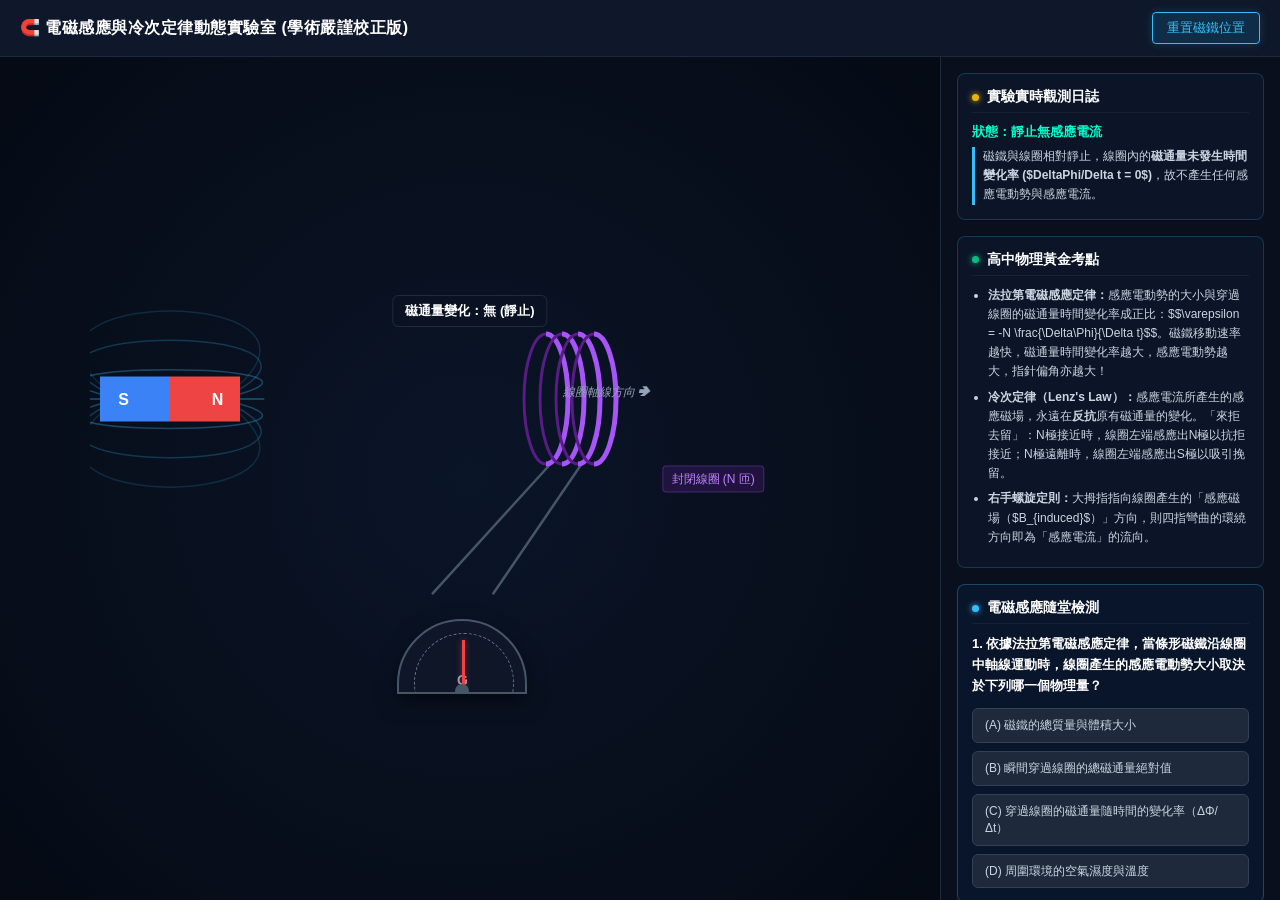
<file: nani-science-animations/senior/physics/induction/index.html>
<!DOCTYPE html>
<html lang="zh-TW">

<head>
    <meta charset="UTF-8">
    <meta name="viewport" content="width=device-width, initial-scale=1.0">
    <title>高中物理互動教室：電磁感應與冷次定律</title>
    <link rel="stylesheet" href="styles.css">
</head>

<body>
    <div class="app-container">
        <header class="control-panel">
            <div class="panel-group">
                <span class="app-title">🧲 電磁感應與冷次定律動態實驗室 (學術嚴謹校正版)</span>
            </div>
            <div class="panel-group toggle-group">
                <button id="btn-reset-magnet" class="btn-toggle active">重置磁鐵位置</button>
            </div>
        </header>

        <main class="main-content">
            <div class="canvas-viewport">
                <div class="diagram-wrapper" id="induction-wrapper">

                    <canvas id="inductionCanvas"></canvas>

                    <div class="galvanometer-ui">
                        <div class="dial-scale"></div>
                        <div class="pointer" id="g-pointer"></div>
                        <div class="dial-label">G</div>
                    </div>

                    <div class="sci-label label-coil" style="top: 50%; left: 82%;">封閉線圈 (N 匝)</div>
                    <div class="sci-label label-flux" id="lbl-flux-status" style="top: 15%; left: 50%;">磁通量變化：無</div>
                    <div class="sci-label label-lenz" id="lbl-lenz-dir" style="top: 25%; left: 82%; opacity: 0;">感應電流 ➔</div>
                    <div class="sci-label label-normal" style="top: 32%; left: 68%;">線圈軸線方向 ➔</div>
                </div>
            </div>

            <aside class="sidebar">
                <section class="info-card">
                    <h2><span class="dot yellow"></span> 實驗實時觀測日誌</h2>
                    <p class="current-status" id="induction-title">狀態：靜止無感應電流</p>
                    <blockquote id="induction-desc">
                        請在畫布上以<strong>滑鼠左鍵或手指拖曳</strong>條形磁鐵。試著<strong>「快速移近」</strong>或<strong>「緩慢拉開」</strong>線圈，並仔細觀察檢流計指針擺盪的幅度和感應電流的方向。
                    </blockquote>
                </section>

                <section class="info-card">
                    <h2><span class="dot green"></span> 高中物理黃金考點</h2>
                    <ul>
                        <li><strong>法拉第電磁感應定律：</strong>感應電動勢的大小與穿過線圈的磁通量時間變化率成正比：$$\varepsilon = -N \frac{\Delta\Phi}{\Delta t}$$。磁鐵移動速率越快，磁通量時間變化率越大，感應電動勢越大，指針偏角亦越大！</li>
                        <li><strong>冷次定律（Lenz's Law）：</strong>感應電流所產生的感應磁場，永遠在<strong>反抗</strong>原有磁通量的變化。「來拒去留」：N極接近時，線圈左端感應出N極以抗拒接近；N極遠離時，線圈左端感應出S極以吸引挽留。</li>
                        <li><strong>右手螺旋定則：</strong>大拇指指向線圈產生的「感應磁場（$B_{induced}$）」方向，則四指彎曲的環繞方向即為「感應電流」的流向。</li>
                    </ul>
                </section>

                <section class="info-card quiz-card">
                    <h2><span class="dot blue"></span> 電磁感應隨堂檢測</h2>
                    <div id="quiz-container">
                        <div class="quiz-question" id="quiz-q">載入中...</div>
                        <div class="quiz-options" id="quiz-opts"></div>
                        <div id="quiz-feedback" class="quiz-feedback hidden"></div>
                        <button id="btn-next-quiz" class="btn hidden" style="margin-top:12px; width:100%;" onclick="nextQuestion()">下一題</button>
                    </div>
                </section>
            </aside>
        </main>
    </div>
    <script src="script.js"></script>
</body>

</html>
</file>
<file: nani-science-animations/junior/biology/heart-loop/styles.css>
:root {
    --bg-dark: #0b141a;
    --card-bg: rgba(20, 32, 43, 0.8);
    --border-glow: rgba(0, 255, 204, 0.4);
    --oxy-red: #ff3344;
    --deoxy-blue: #3388ff;
}

* {
    box-sizing: border-box;
    margin: 0;
    padding: 0;
    font-family: "PingFang TC", "Microsoft JhengHei", sans-serif;
}

body {
    background-color: var(--bg-dark);
    color: #e4e6eb;
    overflow: hidden;
    height: 100vh;
}

.app-container {
    display: flex;
    flex-direction: column;
    height: 100vh;
}

/* 頂部控制欄 */
.control-panel {
    display: flex;
    justify-content: space-between;
    align-items: center;
    background: #14202b;
    padding: 12px 20px;
    border-bottom: 1px solid #243447;
    z-index: 100;
}

.panel-group {
    display: flex;
    gap: 20px;
    align-items: center;
}

.btn {
    background: #00a8cc;
    color: #fff;
    border: none;
    padding: 8px 16px;
    border-radius: 4px;
    cursor: pointer;
    font-weight: bold;
    font-size: 13px;
    transition: all 0.2s;
}

.btn:hover {
    background: #00c2ee;
}

.btn.active {
    background: #cc3355;
}

.slider-container {
    display: flex;
    align-items: center;
    gap: 10px;
    font-size: 13px;
    color: #8899a6;
}

#rate-text {
    color: #00ffcc;
    font-weight: bold;
}

input[type="range"] {
    width: 160px;
    cursor: pointer;
}

.blood-legend {
    font-size: 12px;
    font-weight: bold;
}

.blood-legend.oxy { color: var(--oxy-red); }
.blood-legend.deoxy { color: var(--deoxy-blue); }

/* 主視窗佈局 */
.main-content {
    display: flex;
    flex: 1;
    height: calc(100vh - 55px);
    overflow: hidden;
}

.canvas-viewport {
    flex: 1;
    background: #070d12;
    position: relative;
    display: flex;
    justify-content: center;
    align-items: center;
    padding: 20px;
}

.diagram-wrapper {
    position: relative;
    width: 100%;
    height: 100%;
}

canvas {
    width: 100%;
    height: 100%;
    display: block;
}

/* 醫學解剖標籤精準定位路徑 */
.sci-label {
    position: absolute;
    background: rgba(11, 20, 26, 0.85);
    border: 1px solid rgba(255, 255, 255, 0.15);
    color: #fff;
    padding: 4px 8px;
    border-radius: 4px;
    font-size: 11px;
    pointer-events: none;
    font-weight: bold;
    display: none;
    box-shadow: 0 2px 4px rgba(0,0,0,0.5);
}

.lbl-ra { border-left: 3px solid var(--deoxy-blue); }
.lbl-rv { border-left: 3px solid var(--deoxy-blue); }
.lbl-la { border-left: 3px solid var(--oxy-red); }
.lbl-lv { border-left: 3px solid var(--oxy-red); }

/* 底部面板樣式 */
.status-panel {
    position: absolute;
    bottom: 0;
    left: 0;
    right: 0;
    background: rgba(20, 32, 43, 0.9);
    border: 1px solid #243447;
    padding: 10px 20px;
    border-radius: 6px;
    display: flex;
    justify-content: space-around;
    font-size: 12px;
}

.status-item {
    display: flex;
    gap: 6px;
}

.status-panel .label { color: #8899a6; }
.status-panel .value { color: #00ffcc; font-weight: bold; }

/* 右側側邊欄（優化滾動與題庫佈局） */
.sidebar-info {
    width: 360px;
    background: #14202b;
    border-left: 1px solid #243447;
    padding: 16px;
    display: flex;
    flex-direction: column;
    gap: 14px;
    overflow-y: auto;
}

/* 隱藏原生滾動條，維持極簡科技感 */
.sidebar-info::-webkit-scrollbar {
    width: 4px;
}
.sidebar-info::-webkit-scrollbar-thumb {
    background: #243447;
    border-radius: 2px;
}

.info-card {
    background: var(--card-bg);
    border: 1px solid #243447;
    border-radius: 8px;
    padding: 14px;
}

.info-card h2 {
    font-size: 13px;
    color: #fff;
    margin-bottom: 8px;
    display: flex;
    align-items: center;
    gap: 6px;
}

.current-status {
    font-size: 14px;
    font-weight: bold;
    color: #00ffcc;
    margin-bottom: 6px;
}

blockquote {
    font-size: 12px;
    color: #cbd5e1;
    border-left: 3px solid #00a8cc;
    padding-left: 8px;
    line-height: 1.5;
}

.info-card ul {
    padding-left: 15px;
    font-size: 12px;
    color: #cbd5e1;
    line-height: 1.5;
}

.info-card li {
    margin-bottom: 6px;
}

/* 互動題庫面板 */
.quiz-card {
    border-color: rgba(0, 168, 204, 0.4);
    background: rgba(11, 28, 41, 0.7);
}

.quiz-question {
    font-size: 13px;
    color: #fff;
    line-height: 1.5;
    margin-bottom: 10px;
    font-weight: bold;
}

.quiz-options {
    display: flex;
    flex-direction: column;
    gap: 6px;
}

.opt-btn {
    background: #1e2d3b;
    border: 1px solid #243447;
    color: #cbd5e1;
    padding: 10px 12px;
    border-radius: 6px;
    cursor: pointer;
    font-size: 12px;
    text-align: left;
    transition: all 0.2s;
    line-height: 1.4;
}

.opt-btn:hover:not(:disabled) {
    background: #27394b;
    border-color: #00a8cc;
    color: #fff;
}

.opt-btn:disabled {
    cursor: not-allowed;
    opacity: 0.6;
}

.quiz-feedback {
    margin-top: 10px;
    padding: 10px;
    border-radius: 6px;
    font-size: 12px;
    line-height: 1.5;
}

.quiz-feedback.correct {
    background: rgba(0, 204, 136, 0.15);
    border: 1px solid #00cc88;
    color: #00ffaa;
}

.quiz-feedback.wrong {
    background: rgba(255, 51, 68, 0.15);
    border: 1px solid #ff3344;
    color: #ff6677;
}

.hidden {
    display: none !important;
}
</file>
<file: nani-science-animations/junior/biology/heart-loop2/styles.css>
/* --- 視覺規範：白瓷感現代高階數位教科書風格 --- */
:root {
    --bg-main: #f8fafc;
    --bg-panel: #ffffff;
    --bg-card: #f1f5f9;
    --text-main: #0f172a;
    --text-muted: #64748b;
    --color-primary: #0284c7;
    --color-oxygen: #dc2626;
    --color-deoxygen: #2563eb;
    --border-ui: #e2e8f0;
    --radius: 14px;
    --shadow: 0 10px 25px -5px rgba(0, 0, 0, 0.05), 0 8px 10px -6px rgba(0, 0, 0, 0.05);
}

* {
    box-sizing: border-box;
    margin: 0;
    padding: 0;
    font-family: -apple-system, BlinkMacSystemFont, "Segoe UI", Roboto, sans-serif;
}

body {
    background-color: var(--bg-main);
    color: var(--text-main);
    overflow: hidden;
    height: 100vh;
}

.app-container {
    display: flex;
    flex-direction: column;
    height: 100vh;
    padding: 16px;
    gap: 16px;
}

/* 頂部功能導覽列 */
.app-header {
    display: flex;
    justify-content: space-between;
    align-items: center;
    background: var(--bg-panel);
    padding: 14px 24px;
    border-radius: var(--radius);
    box-shadow: var(--shadow);
    border: 1px solid var(--border-ui);
}

.brand {
    display: flex;
    align-items: center;
    gap: 12px;
}

.brand .icon { font-size: 24px; }
.brand h1 { font-size: 16px; color: var(--text-main); font-weight: 700; }
.brand p { font-size: 11px; color: var(--text-muted); }

.global-controls {
    display: flex;
    gap: 12px;
    align-items: center;
}

.ui-btn {
    background: var(--color-primary);
    color: white;
    border: none;
    padding: 8px 16px;
    border-radius: 8px;
    font-size: 12px;
    font-weight: 600;
    cursor: pointer;
    transition: all 0.2s;
}

.ui-btn:hover { opacity: 0.9; }
.ui-btn.active { background: #ea580c; }

.mode-select {
    display: flex;
    background: var(--bg-card);
    padding: 4px;
    border-radius: 8px;
    border: 1px solid var(--border-ui);
}

.mode-btn {
    background: transparent;
    border: none;
    padding: 6px 12px;
    font-size: 12px;
    font-weight: 500;
    color: var(--text-muted);
    cursor: pointer;
    border-radius: 6px;
    transition: 0.15s;
}

.mode-btn.active {
    background: var(--bg-panel);
    color: var(--color-primary);
    box-shadow: 0 2px 4px rgba(0,0,0,0.05);
    font-weight: 600;
}

/* 主內容版面配置 */
.app-main {
    display: flex;
    flex: 1;
    gap: 16px;
    height: calc(100vh - 170px);
    overflow: hidden;
}

/* 左側 Canvas 視窗 */
.canvas-panel {
    flex: 1;
    background: #0f172a; /* 深色背景完美襯托寫實心臟底圖與高亮度流體 */
    border-radius: var(--radius);
    border: 1px solid var(--border-ui);
    position: relative;
    box-shadow: var(--shadow);
}

.canvas-wrapper {
    position: relative;
    width: 100%;
    height: 100%;
}

canvas {
    width: 100%;
    height: 100%;
    display: block;
}

/* 醫學標籤：高對比半透明白瓷樣式 */
.bio-tag {
    position: absolute;
    background: rgba(255, 255, 255, 0.9);
    border: 1px solid #94a3b8;
    color: #0f172a;
    padding: 4px 10px;
    border-radius: 6px;
    font-size: 11px;
    font-weight: 800;
    pointer-events: none;
    box-shadow: 0 4px 12px rgba(0, 0, 0, 0.15);
    transform: translate(-50%, -50%);
    letter-spacing: 0.5px;
}

.tag-la { border-left: 4px solid var(--color-oxygen); }
.tag-lv { border-left: 4px solid var(--color-oxygen); }
.tag-ao { border-top: 4px solid var(--color-oxygen); }
.tag-pv { border-right: 4px solid var(--color-oxygen); }

.tag-ra { border-left: 4px solid var(--color-deoxygen); }
.tag-rv { border-left: 4px solid var(--color-deoxygen); }
.tag-pa { border-top: 4px solid var(--color-deoxygen); }
.tag-vc { border-left: 4px solid var(--color-deoxygen); }

/* 右側側邊欄滾動防破版機制 */
.sidebar-panel {
    width: 370px;
    display: flex;
    flex-direction: column;
    gap: 16px;
    overflow-y: auto;
    padding-right: 4px;
}

.sidebar-panel::-webkit-scrollbar { width: 5px; }
.sidebar-panel::-webkit-scrollbar-thumb { background: var(--border-ui); border-radius: 10px; }

.card {
    background: var(--bg-panel);
    border: 1px solid var(--border-ui);
    border-radius: var(--radius);
    padding: 16px;
    box-shadow: var(--shadow);
}

.card h2 {
    font-size: 13px;
    font-weight: 700;
    margin-bottom: 12px;
    display: flex;
    align-items: center;
    gap: 8px;
}

.indicator { width: 8px; height: 8px; border-radius: 50%; background: #16a34a; display: inline-block; }
.indicator.blink { animation: pulseGlow 2s infinite; }
.indicator.purple { background: #a855f7; }

@keyframes pulseGlow {
    0% { transform: scale(0.9); opacity: 0.6; }
    50% { transform: scale(1.1); opacity: 1; }
    100% { transform: scale(0.9); opacity: 0.6; }
}

.status-grid { display: flex; gap: 12px; margin-bottom: 12px; }
.grid-item {
    flex: 1; background: var(--bg-card); padding: 10px; border-radius: 8px;
    display: flex; flex-direction: column; gap: 4px;
}
.grid-item .lbl { font-size: 11px; color: var(--text-muted); }
.grid-item .val { font-size: 14px; font-weight: 700; }

.range-group { margin-bottom: 12px; }
.range-group label { font-size: 11px; color: var(--text-muted); display: block; margin-bottom: 6px; }
.range-group input[type="range"] { width: 100%; cursor: pointer; }

.desc-text {
    font-size: 12px; color: #475569; line-height: 1.6;
    background: var(--bg-card); padding: 10px; border-radius: 8px;
    border-left: 3px solid var(--color-primary);
}

/* 題庫結構 */
.quiz-card { border-top: 4px solid #a855f7; }
.quiz-question { font-size: 13px; font-weight: 600; line-height: 1.5; margin-bottom: 12px; }
.quiz-options { display: flex; flex-direction: column; gap: 8px; }

.quiz-opt {
    width: 100%; padding: 10px 14px; text-align: left;
    background: var(--bg-card); border: 1px solid var(--border-ui);
    border-radius: 8px; font-size: 12px; font-weight: 500; cursor: pointer;
    transition: 0.15s; line-height: 1.4;
}
.quiz-opt:hover:not(:disabled) { background: #e2e8f0; border-color: #cbd5e1; }
.quiz-opt:disabled { cursor: not-allowed; opacity: 0.6; }

.quiz-feedback { margin-top: 12px; padding: 12px; border-radius: 8px; font-size: 11px; line-height: 1.5; }
.quiz-feedback.correct { background: #dcfce7; border: 1px solid #22c55e; color: #15803d; }
.quiz-feedback.wrong { background: #fee2e2; border: 1px solid #ef4444; color: #b91c1c; }

/* 底部流程步進器 */
.app-footer-steps { height: 65px; }
.step-timeline {
    display: flex; justify-content: space-between; background: var(--bg-panel);
    padding: 12px 24px; border-radius: var(--radius); box-shadow: var(--shadow); border: 1px solid var(--border-ui);
}
.step-node { display: flex; align-items: center; gap: 8px; opacity: 0.4; transition: all 0.3s ease; }
.step-node.active { opacity: 1; transform: translateY(-2px); }
.step-num {
    width: 20px; height: 20px; background: var(--text-muted); color: white;
    border-radius: 50%; display: flex; justify-content: center; align-items: center; font-size: 11px; font-weight: 700;
}
.step-node.active .step-num { background: var(--color-primary); }
.step-label { font-size: 12px; font-weight: 600; }
</file>
<file: nani-science-animations/junior/biology/meiosis/styles.css>
/* --- 視覺規範：未來感極簡生物數位實驗室風格 --- */
:root {
    --bg-dark: #07070d;
    --card-bg: rgba(20, 20, 38, 0.85);
    --father-blue: #00a3ff;
    --mother-red: #ff3377;
    --border-ui: #23233c;
    --text-glow: #00ffcc;
    --radius: 14px;
    --shadow: 0 12px 30px rgba(0, 0, 0, 0.5);
}

* {
    box-sizing: border-box;
    margin: 0;
    padding: 0;
    font-family: -apple-system, BlinkMacSystemFont, "Segoe UI", Roboto, "Helvetica Neue", sans-serif;
}

body {
    background-color: var(--bg-dark);
    color: #cbd5e1;
    overflow: hidden;
    height: 100vh;
}

.app-container {
    display: flex;
    flex-direction: column;
    height: 100vh;
    padding: 16px;
    gap: 16px;
}

/* 頂部高階控制列 */
.control-panel {
    display: flex;
    justify-content: space-between;
    align-items: center;
    background: #11111f;
    padding: 14px 24px;
    border-radius: var(--radius);
    border: 1px solid var(--border-ui);
    box-shadow: var(--shadow);
}

.app-title {
    font-size: 15px;
    font-weight: 700;
    color: #fff;
    letter-spacing: 0.5px;
}

.panel-group {
    display: flex;
    align-items: center;
    gap: 16px;
}

.slider-group {
    background: #18182c;
    padding: 6px 16px;
    border-radius: 8px;
    border: 1px solid var(--border-ui);
}

.slider-group label {
    font-size: 12px;
    font-weight: 600;
    color: #94a3b8;
}

#stage-text {
    color: var(--text-glow);
    font-weight: 700;
}

.slider-group input[type="range"] {
    width: 150px;
    cursor: pointer;
    vertical-align: middle;
    margin-left: 8px;
}

.btn-action {
    background: linear-gradient(135deg, #a855f7, #ec4899);
    color: white;
    border: none;
    padding: 8px 16px;
    border-radius: 8px;
    font-size: 12px;
    font-weight: 700;
    cursor: pointer;
    box-shadow: 0 4px 12px rgba(236, 72, 153, 0.3);
    transition: 0.2s ease;
}

.btn-action:hover {
    transform: translateY(-1px);
    box-shadow: 0 6px 16px rgba(236, 72, 153, 0.4);
}

/* 主內容區域 */
.main-content {
    display: flex;
    flex: 1;
    gap: 16px;
    height: calc(100vh - 100px);
    overflow: hidden;
}

/* 左側 Canvas 視窗 */
.canvas-viewport {
    flex: 1;
    background: #0c0c16;
    border-radius: var(--radius);
    border: 1px solid var(--border-ui);
    position: relative;
    box-shadow: var(--shadow);
}

.diagram-wrapper {
    width: 100%;
    height: 100%;
    position: relative;
}

canvas {
    width: 100%;
    height: 100%;
    display: block;
}

/* 右側側邊控制面板 */
.sidebar-panel {
    width: 370px;
    display: flex;
    flex-direction: column;
    gap: 16px;
    overflow-y: auto;
    padding-right: 4px;
}

.sidebar-panel::-webkit-scrollbar { width: 4px; }
.sidebar-panel::-webkit-scrollbar-thumb { background: #23233c; border-radius: 4px; }

.info-card {
    background: var(--card-bg);
    border: 1px solid var(--border-ui);
    border-radius: var(--radius);
    padding: 16px;
    box-shadow: var(--shadow);
}

.info-card h2 {
    font-size: 13px;
    font-weight: 700;
    color: #fff;
    margin-bottom: 12px;
    display: flex;
    align-items: center;
    gap: 8px;
}

.dot { width: 8px; height: 8px; border-radius: 50%; display: inline-block; }
.dot.neon { background: var(--text-glow); box-shadow: 0 0 8px var(--text-glow); }
.dot.green { background: #10b981; }
.dot.blue { background: #3b82f6; }

/* 實時監測看板網格 */
.data-grid {
    display: flex;
    gap: 12px;
    margin-bottom: 12px;
}

.grid-item {
    flex: 1;
    background: #141424;
    padding: 10px;
    border-radius: 8px;
    border: 1px solid #1e1e35;
    display: flex;
    flex-direction: column;
    gap: 4px;
}

.grid-item .lbl { font-size: 11px; color: #64748b; }
.grid-item .val { font-size: 16px; font-weight: 700; color: #fff; }

blockquote {
    font-size: 12px;
    color: #94a3b8;
    border-left: 3px solid var(--text-glow);
    padding-left: 10px;
    line-height: 1.6;
    background: rgba(0, 255, 204, 0.03);
    padding: 8px 10px;
    border-radius: 0 6px 6px 0;
}

.info-card ul {
    padding-left: 16px;
    font-size: 12px;
    color: #94a3b8;
    line-height: 1.6;
}

.info-card li { margin-bottom: 6px; }

/* 題庫美化樣式 */
.quiz-card { border-top: 4px solid #3b82f6; }
.quiz-question { font-size: 13px; font-weight: 600; color: #fff; line-height: 1.5; margin-bottom: 12px; }
.quiz-options { display: flex; flex-direction: column; gap: 8px; }

.opt-btn {
    width: 100%; padding: 10px 14px; text-align: left;
    background: #141424; border: 1px solid var(--border-ui);
    color: #cbd5e1; border-radius: 8px; font-size: 12px; font-weight: 500;
    cursor: pointer; transition: 0.15s ease; line-height: 1.4;
}

.opt-btn:hover:not(:disabled) {
    background: #1e1e35; border-color: #4b4b7c; color: #fff;
}

.opt-btn:disabled { opacity: 0.5; cursor: not-allowed; }

.quiz-feedback { margin-top: 12px; padding: 12px; border-radius: 8px; font-size: 11px; line-height: 1.6; }
.quiz-feedback.correct { background: rgba(16, 185, 129, 0.15); border: 1px solid #10b981; color: #34d399; }
.quiz-feedback.wrong { background: rgba(239, 68, 68, 0.15); border: 1px solid #ef4444; color: #f87171; }

.btn {
    background: #3b82f6; color: white; border: none; padding: 10px;
    border-radius: 8px; font-size: 12px; font-weight: 600; cursor: pointer; transition: 0.2s;
}
.btn:hover { opacity: 0.9; }
.hidden { display: none !important; }
</file>
<file: nani-science-animations/junior/biology/photosynthesis/styles.css>
:root {
    --bg-dark: #052e16;
    --card-bg: rgba(20, 83, 45, 0.8);
    --leaf-green: #22c55e;
    --sun-yellow: #fbbf24;
    --text-light: #f0fdf4;
}

body {
    background-color: var(--bg-dark);
    color: var(--text-light);
    font-family: "PingFang TC", sans-serif;
    margin: 0; overflow: hidden; height: 100vh;
}

.app-container { display: flex; flex-direction: column; height: 100vh; }

.control-panel {
    background: #14532d;
    padding: 15px 25px;
    display: flex; justify-content: space-between; align-items: center;
    border-bottom: 2px solid var(--leaf-green);
}

.main-content { display: flex; flex: 1; overflow: hidden; }

.canvas-viewport {
    flex: 1.5; position: relative;
    background: radial-gradient(circle, #064e3b 0%, #022c22 100%);
    display: flex; justify-content: center; align-items: center;
}

.diagram-wrapper { position: relative; width: 100%; height: 100%; max-width: 800px; }
canvas { width: 100%; height: 100%; }

.bio-label {
    position: absolute; padding: 5px 12px;
    background: rgba(0,0,0,0.6); border: 1px solid var(--leaf-green);
    border-radius: 20px; font-size: 14px; font-weight: bold;
}

.sci-tag { position: absolute; font-size: 13px; font-weight: bold; text-shadow: 1px 1px 2px black; }

.sidebar {
    width: 380px; background: #064e3b; padding: 20px;
    display: flex; flex-direction: column; gap: 15px; overflow-y: auto;
}

.info-card { background: var(--card-bg); border-radius: 12px; padding: 15px; border: 1px solid rgba(255,255,255,0.1); }
.info-card h2 { font-size: 16px; margin: 0 0 10px 0; color: var(--sun-yellow); }

.opt-btn {
    width: 100%; text-align: left; padding: 10px; margin-bottom: 8px;
    background: #166534; border: 1px solid #22c55e; color: white;
    border-radius: 6px; cursor: pointer; transition: 0.2s;
}
.opt-btn:hover { background: #15803d; }

.quiz-feedback { padding: 10px; border-radius: 8px; font-size: 13px; margin-top: 10px; }
.quiz-feedback.correct { background: rgba(34, 197, 94, 0.2); border: 1px solid #22c55e; }
.quiz-feedback.wrong { background: rgba(239, 68, 68, 0.2); border: 1px solid #ef4444; }

.btn { background: var(--sun-yellow); color: #064e3b; border: none; padding: 10px; width: 100%; border-radius: 6px; font-weight: bold; cursor: pointer; }
.hidden { display: none; }
</file>
<file: nani-science-animations/junior/earth-science/moon-phases/styles.css>
:root {
    --bg-dark: #040811;
    --card-bg: rgba(13, 22, 42, 0.85);
    --glow-yellow: #ffee55;
    --space-blue: #00d2ff;
    --obs-green: #00ffcc;
}

* {
    box-sizing: border-box;
    margin: 0;
    padding: 0;
    font-family: "PingFang TC", "Microsoft JhengHei", sans-serif;
}

body {
    background-color: var(--bg-dark);
    color: #cbd5e1;
    overflow: hidden;
    height: 100vh;
}

.app-container {
    display: flex;
    flex-direction: column;
    height: 100vh;
}

/* 頂部控制欄 */
.control-panel {
    display: flex;
    justify-content: space-between;
    align-items: center;
    background: #09101f;
    padding: 12px 20px;
    border-bottom: 1px solid #162541;
    z-index: 100;
}

.app-title {
    font-size: 15px;
    font-weight: bold;
    color: var(--space-blue);
    text-shadow: 0 0 10px rgba(0, 210, 255, 0.4);
}

.slider-group {
    display: flex;
    align-items: center;
    gap: 12px;
    font-size: 14px;
    color: #fff;
}

#slider-date {
    width: 250px;
    accent-color: var(--glow-yellow);
    cursor: pointer;
}

/* 主畫面排版 */
.main-content {
    display: flex;
    flex: 1;
    overflow: hidden;
}

.canvas-viewport {
    flex: 1.8;
    display: flex;
    justify-content: center;
    align-items: center;
    background: radial-gradient(circle, #0a1731 0%, #03070f 100%);
    padding: 15px;
    position: relative;
}

/* 確保不移位的黃金約束比例容器 */
.diagram-wrapper {
    position: relative;
    width: 100%;
    max-width: 620px;
    aspect-ratio: 1 / 1;
}

#moonCanvas {
    width: 100%;
    height: 100%;
    display: block;
}

/* 專業科學標籤基礎外觀 */
.sci-label {
    position: absolute;
    background: rgba(4, 8, 17, 0.85);
    border: 1px solid rgba(0, 210, 255, 0.3);
    padding: 4px 10px;
    border-radius: 5px;
    font-size: 11px;
    color: #e2e8f0;
    pointer-events: none;
    z-index: 10;
}

/* 左側太空視角標籤定位 */
.lbl-sun {
    top: 4%;
    right: 52%;
    border-color: #ffaa00;
    color: #ffbb55;
}

.lbl-earth {
    top: 55%;
    left: 21%;
    border-color: rgba(37, 99, 235, 0.5);
    color: #93c5fd;
}

.lbl-orbit {
    top: 22%;
    left: 4%;
    font-style: italic;
}

/* 右側主觀視角標籤定位 */
.lbl-obs-view {
    top: 4%;
    left: 52%;
    border-color: var(--glow-yellow);
    color: #fffde0;
}

.lbl-west {
    bottom: 44%;
    right: 12%;
    border-color: var(--obs-green);
    color: var(--obs-green);
}

.lbl-east {
    bottom: 44%;
    left: 53%;
    border-color: #ef4444;
    color: #fca5a5;
}

/* 右側側邊資訊欄結構 */
.sidebar-panel {
    flex: 1;
    background: #070d1a;
    border-left: 1px solid #162541;
    padding: 16px;
    display: flex;
    flex-direction: column;
    gap: 12px;
    overflow-y: auto;
}

.info-card {
    background: var(--card-bg);
    border: 1px solid #1c3156;
    border-radius: 10px;
    padding: 14px;
    box-shadow: 0 4px 20px rgba(0, 0, 0, 0.2);
}

.info-card h2 {
    font-size: 13px;
    color: #fff;
    margin-bottom: 10px;
    display: flex;
    align-items: center;
    gap: 8px;
}

.dot {
    width: 7px;
    height: 7px;
    border-radius: 50%;
    display: inline-block;
}

.dot.yellow { background: var(--glow-yellow); box-shadow: 0 0 6px var(--glow-yellow); }
.dot.green { background: var(--obs-green); box-shadow: 0 0 6px var(--obs-green); }
.dot.blue { background: var(--space-blue); box-shadow: 0 0 6px var(--space-blue); }

.current-status {
    font-size: 13px;
    font-weight: bold;
    color: var(--glow-yellow);
    margin-bottom: 6px;
}

blockquote {
    font-size: 12px;
    color: #94a3b8;
    border-left: 3px solid var(--space-blue);
    padding-left: 8px;
    line-height: 1.5;
}

.info-card ul {
    padding-left: 15px;
    font-size: 12px;
    color: #cbd5e1;
    line-height: 1.5;
}

.info-card li {
    margin-bottom: 5px;
}

/* 題庫系統外觀 */
.quiz-card {
    border-color: rgba(0, 210, 255, 0.3);
    background: rgba(6, 15, 33, 0.9);
}

.quiz-question {
    font-size: 13px;
    color: #fff;
    line-height: 1.5;
    margin-bottom: 10px;
    font-weight: bold;
}

.quiz-options {
    display: flex;
    flex-direction: column;
    gap: 6px;
}

.opt-btn {
    background: #0f1b30;
    border: 1px solid #23395f;
    color: #cbd5e1;
    padding: 8px 12px;
    text-align: left;
    border-radius: 6px;
    font-size: 12px;
    cursor: pointer;
    transition: 0.2s;
}

.opt-btn:hover:not(:disabled) {
    background: #1c335a;
    border-color: var(--space-blue);
    color: #fff;
}

.opt-btn:disabled {
    cursor: not-allowed;
    opacity: 0.6;
}

.quiz-feedback {
    margin-top: 10px;
    padding: 10px;
    border-radius: 6px;
    font-size: 12px;
    line-height: 1.5;
}

.quiz-feedback.correct {
    background: rgba(16, 185, 129, 0.15);
    border: 1px solid #10b981;
    color: #34d399;
}

.quiz-feedback.wrong {
    background: rgba(239, 68, 68, 0.15);
    border: 1px solid #ef4444;
    color: #f87171;
}
</file>
<file: nani-science-animations/junior/physics-chem/optics-lens-lab/styles.css>
:root {
    --bg-dark: #020617;
    --panel-bg: #070d1e;
    --card-bg: rgba(15, 23, 42, 0.9);
    --cyan-glow: #00d2ff;
}

* {
    box-sizing: border-box;
    margin: 0;
    padding: 0;
    font-family: "PingFang TC", "Microsoft JhengHei", sans-serif;
}

body {
    background-color: var(--bg-dark);
    color: #cbd5e1;
    overflow: hidden;
    height: 100vh;
}

.app-container {
    display: flex;
    flex-direction: column;
    height: 100vh;
}

.control-panel {
    display: flex;
    justify-content: space-between;
    align-items: center;
    background: var(--panel-bg);
    padding: 12px 20px;
    border-bottom: 1px solid #1e293b;
    z-index: 100;
}

.app-title {
    font-size: 15px;
    font-weight: bold;
    color: var(--cyan-glow);
    text-shadow: 0 0 8px rgba(0, 210, 255, 0.3);
}

.slider-group {
    display: flex;
    align-items: center;
    gap: 12px;
    font-size: 13px;
    color: #fff;
}

#slider-object-x {
    width: 220px;
    accent-color: #22c55e;
    cursor: pointer;
}

.toggle-group {
    display: flex;
    gap: 8px;
}

.btn-mode {
    background: #111e36;
    border: 1px solid #334155;
    color: #94a3b8;
    padding: 6px 14px;
    border-radius: 6px;
    font-size: 13px;
    cursor: pointer;
    transition: 0.2s;
}

.btn-mode:hover {
    background: #1e293b;
    color: #fff;
}

.btn-mode.active {
    background: var(--cyan-glow);
    color: #020617;
    font-weight: bold;
    border-color: var(--cyan-glow);
    box-shadow: 0 0 10px rgba(0, 210, 255, 0.4);
}

.main-content {
    display: flex;
    flex: 1;
    overflow: hidden;
}

.canvas-viewport {
    flex: 1.8;
    display: flex;
    justify-content: center;
    align-items: center;
    background: #030712;
    padding: 16px;
    position: relative;
}

.diagram-wrapper {
    position: relative;
    width: 100%;
    max-width: 680px;
    aspect-ratio: 1.2 / 1;
    border: 1px solid #1e293b;
    border-radius: 12px;
    overflow: hidden;
    box-shadow: 0 12px 40px rgba(0,0,0,0.6);
}

#lensCanvas {
    width: 100%;
    height: 100%;
    display: block;
}

.sci-label {
    position: absolute;
    background: rgba(15, 23, 42, 0.85);
    border: 1px solid #334155;
    padding: 4px 10px;
    border-radius: 4px;
    font-size: 11px;
    color: #94a3b8;
    pointer-events: none;
}

.label-lens-type {
    top: 4%;
    left: 50%;
    transform: translateX(-50%);
    border-color: var(--cyan-glow);
    color: #fff;
    font-weight: bold;
}

.label-axis {
    bottom: 4%;
    right: 4%;
    font-style: italic;
}

.sidebar-panel {
    flex: 1;
    background: #090f1c;
    border-left: 1px solid #1e293b;
    padding: 16px;
    display: flex;
    flex-direction: column;
    gap: 14px;
    overflow-y: auto;
}

.info-card {
    background: var(--card-bg);
    border: 1px solid #1e293b;
    border-radius: 10px;
    padding: 14px;
}

.info-card h2 {
    font-size: 13px;
    color: #fff;
    margin-bottom: 10px;
    display: flex;
    align-items: center;
    gap: 8px;
}

.dot {
    width: 8px;
    height: 8px;
    border-radius: 50%;
    display: inline-block;
}
.dot.yellow { background: #eab308; box-shadow: 0 0 6px #eab308; }
.dot.green { background: #22c55e; box-shadow: 0 0 6px #22c55e; }

.current-status {
    font-size: 13px;
    font-weight: bold;
    color: #eab308;
    margin-bottom: 8px;
}

.sci-table {
    width: 100%;
    border-collapse: collapse;
    font-size: 12px;
    margin-top: 6px;
}

.sci-table th, .sci-table td {
    border: 1px solid #334155;
    padding: 6px 8px;
    text-align: left;
}

.sci-table th {
    background: #1e293b;
    color: #94a3b8;
}

.highlight-text { font-weight: bold; }
.text-green { color: #4ade80; }
.text-yellow { color: #facc15; }
.text-red { color: #f87171; }
.text-purple { color: #f472b6; }
.text-concave-blue { color: #38bdf8; }
.text-muted { color: #64748b; font-style: italic; }

blockquote {
    font-size: 12px;
    color: #94a3b8;
    border-left: 3px solid var(--cyan-glow);
    padding-left: 8px;
    line-height: 1.5;
}

.sci-list {
    padding-left: 16px;
    font-size: 12px;
    color: #cbd5e1;
    line-height: 1.6;
}

.sci-list li { margin-bottom: 6px; }
.sci-list ul {
    padding-left: 14px;
    color: #94a3b8;
    list-style-type: circle;
}
</file>
<file: nani-science-animations/junior/physics-chem/refraction/styles.css>
:root {
    --bg-dark: #030712;
    --card-bg: rgba(11, 23, 44, 0.85);
    --laser-red: #ff3333;
    --laser-green: #00ffcc;
    --ui-blue: #00d2ff;
}

* {
    box-sizing: border-box;
    margin: 0;
    padding: 0;
    font-family: "PingFang TC", "Microsoft JhengHei", sans-serif;
}

body {
    background-color: var(--bg-dark);
    color: #cbd5e1;
    overflow: hidden;
    height: 100vh;
}

.app-container {
    display: flex;
    flex-direction: column;
    height: 100vh;
}

/* 頂部控制欄 */
.control-panel {
    display: flex;
    justify-content: space-between;
    align-items: center;
    background: #091124;
    padding: 12px 20px;
    border-bottom: 1px solid #1a2e56;
    z-index: 100;
}

.app-title {
    font-size: 15px;
    font-weight: bold;
    color: var(--ui-blue);
    text-shadow: 0 0 8px rgba(0, 210, 255, 0.4);
}

.slider-group {
    display: flex;
    align-items: center;
    gap: 10px;
    font-size: 14px;
    color: #fff;
}

#slider-angle {
    width: 180px;
    accent-color: var(--laser-red);
    cursor: pointer;
}

.toggle-group {
    display: flex;
    gap: 8px;
}

.btn-mode, .btn-action {
    background: #112240;
    border: 1px solid #234175;
    color: #94a3b8;
    padding: 6px 14px;
    border-radius: 6px;
    font-size: 13px;
    cursor: pointer;
    transition: 0.2s;
}

.btn-mode:hover, .btn-action:hover {
    background: #1d3557;
    color: #fff;
}

.btn-mode.active {
    background: var(--ui-blue);
    color: #030712;
    font-weight: bold;
    border-color: var(--ui-blue);
    box-shadow: 0 0 10px rgba(0, 210, 255, 0.3);
}

.btn-action.active {
    border-color: #f59e0b;
    color: #f59e0b;
}

/* 主畫面版面 */
.main-content {
    display: flex;
    flex: 1;
    overflow: hidden;
}

.canvas-viewport {
    flex: 1.8;
    display: flex;
    justify-content: center;
    align-items: center;
    background: #020617;
    padding: 20px;
    position: relative;
}

.diagram-wrapper {
    position: relative;
    width: 100%;
    max-width: 600px;
    aspect-ratio: 1 / 1;
    border: 1px solid #142544;
    border-radius: 12px;
    overflow: hidden;
    box-shadow: 0 10px 30px rgba(0,0,0,0.5);
}

#refractionCanvas {
    width: 100%;
    height: 100%;
    display: block;
}

/* 專業科學標籤定位 */
.sci-label {
    position: absolute;
    background: rgba(3, 7, 18, 0.85);
    border: 1px solid #1e3a8a;
    padding: 4px 12px;
    border-radius: 6px;
    font-size: 11px;
    color: #e2e8f0;
    pointer-events: none;
    z-index: 10;
}

.lbl-medium-top {
    top: 6%;
    left: 6%;
    border-color: var(--laser-red);
    color: #fca5a5;
}

.lbl-medium-bottom {
    bottom: 6%;
    left: 6%;
    border-color: var(--laser-green);
    color: #86efac;
}

.lbl-normal {
    top: 4%;
    left: 52%;
    border-color: rgba(255,255,255,0.2);
    font-style: italic;
}

.lbl-interface {
    top: 45%;
    right: 4%;
    border-color: rgba(0, 212, 255, 0.3);
}

/* 右側邊側欄結構 */
.sidebar-panel {
    flex: 1;
    background: #050b18;
    border-left: 1px solid #112240;
    padding: 16px;
    display: flex;
    flex-direction: column;
    gap: 14px;
    overflow-y: auto;
}

.info-card {
    background: var(--card-bg);
    border: 1px solid #162c56;
    border-radius: 12px;
    padding: 14px;
}

.info-card h2 {
    font-size: 13px;
    color: #fff;
    margin-bottom: 10px;
    display: flex;
    align-items: center;
    gap: 8px;
}

.dot {
    width: 8px;
    height: 8px;
    border-radius: 50%;
    display: inline-block;
}
.dot.yellow { background: #f59e0b; box-shadow: 0 0 6px #f59e0b; }
.dot.green { background: var(--laser-green); box-shadow: 0 0 6px var(--laser-green); }
.dot.blue { background: var(--ui-blue); box-shadow: 0 0 6px var(--ui-blue); }

.current-status {
    font-size: 13px;
    font-weight: bold;
    color: #f59e0b;
    margin-bottom: 6px;
}

blockquote {
    font-size: 12px;
    color: #94a3b8;
    border-left: 3px solid var(--ui-blue);
    padding-left: 8px;
    line-height: 1.5;
}

.info-card ul {
    padding-left: 16px;
    font-size: 12px;
    color: #cbd5e1;
    line-height: 1.6;
}

.info-card li {
    margin-bottom: 6px;
}

/* 核心隨堂檢測 */
.quiz-card {
    border-color: rgba(0, 210, 255, 0.25);
    background: rgba(4, 13, 32, 0.9);
}

.quiz-question {
    font-size: 13px;
    color: #fff;
    line-height: 1.5;
    margin-bottom: 12px;
    font-weight: bold;
}

.quiz-options {
    display: flex;
    flex-direction: column;
    gap: 6px;
}

.opt-btn {
    background: #0b1528;
    border: 1px solid #1c355e;
    color: #cbd5e1;
    padding: 9px 12px;
    text-align: left;
    border-radius: 6px;
    font-size: 12px;
    cursor: pointer;
    transition: 0.2s;
}

.opt-btn:hover:not(:disabled) {
    background: #172c4f;
    border-color: var(--ui-blue);
    color: #fff;
}

.opt-btn:disabled {
    cursor: not-allowed;
    opacity: 0.5;
}

.quiz-feedback {
    margin-top: 10px;
    padding: 10px;
    border-radius: 6px;
    font-size: 12px;
    line-height: 1.5;
}

.quiz-feedback.correct {
    background: rgba(16, 185, 129, 0.15);
    border: 1px solid #10b981;
    color: #34d399;
}

.quiz-feedback.wrong {
    background: rgba(239, 68, 68, 0.15);
    border: 1px solid #ef4444;
    color: #f87171;
}

.btn {
    background: var(--ui-blue);
    border: none;
    color: #030712;
    padding: 8px;
    border-radius: 6px;
    font-size: 12px;
    font-weight: bold;
    cursor: pointer;
}
.btn.hidden, .quiz-feedback.hidden {
    display: none;
}
</file>
<file: nani-science-animations/senior/biology/nerve/styles.css>
:root {
    --bg-dark: #070a12;
    --card-bg: rgba(18, 24, 41, 0.85);
    --na-color: #ff9900;
    --k-color: #33ccff;
    --text-glow: #00ffcc;
    --action-purple: #bd33ff;
}

* {
    box-sizing: border-box;
    margin: 0;
    padding: 0;
    font-family: "PingFang TC", "Microsoft JhengHei", sans-serif;
}

body {
    background-color: var(--bg-dark);
    color: #cbd5e1;
    overflow: hidden;
    height: 100vh;
}

.app-container {
    display: flex;
    flex-direction: column;
    height: 100vh;
}

/* 頂部控制欄 */
.control-panel {
    display: flex;
    justify-content: space-between;
    align-items: center;
    background: #0f1524;
    padding: 12px 20px;
    border-bottom: 1px solid #1e2942;
    z-index: 100;
}

.app-title {
    font-size: 15px;
    font-weight: bold;
    color: var(--text-glow);
    text-shadow: 0 0 10px rgba(0, 255, 204, 0.3);
    margin-right: 15px;
}

.panel-group {
    display: flex;
    align-items: center;
    gap: 12px;
}

.slider-group label {
    font-size: 12px;
    color: #94a3b8;
}

.slider-group span {
    color: #fff;
    font-weight: bold;
}

/* 按鈕樣式 */
.btn {
    background: #1e293b;
    border: 1px solid #475569;
    color: #cbd5e1;
    padding: 6px 12px;
    border-radius: 4px;
    cursor: pointer;
    font-size: 12px;
    transition: all 0.2s;
}

.btn:hover {
    background: #334155;
    color: #fff;
}

.btn-action {
    background: linear-gradient(135deg, #ef4444, #f59e0b);
    border: none;
    color: #fff;
    padding: 6px 14px;
    border-radius: 4px;
    cursor: pointer;
    font-weight: bold;
    font-size: 12px;
    box-shadow: 0 0 10px rgba(239, 68, 68, 0.4);
    transition: all 0.2s;
}

.btn-action:hover {
    transform: translateY(-1px);
    box-shadow: 0 0 14px rgba(239, 68, 68, 0.6);
}

/* 主要版面結構 */
.main-content {
    display: flex;
    flex: 1;
    height: calc(100vh - 50px);
    overflow: hidden;
}

.canvas-viewport {
    flex: 1;
    position: relative;
    background: #090e1a;
    display: flex;
    align-items: center;
    justify-content: center;
    padding: 10px;
}

.diagram-wrapper {
    position: relative;
    width: 100%;
    height: 100%;
}

canvas {
    position: absolute;
    top: 0;
    left: 0;
    width: 100%;
    height: 100%;
}

/* 科學標籤置頂覆蓋 */
.sci-label {
    position: absolute;
    font-size: 11px;
    font-weight: bold;
    color: rgba(255, 255, 255, 0.4);
    pointer-events: none;
    letter-spacing: 1px;
}

.lbl-ecf { top: 15px; left: 20px; color: rgba(255,153,0,0.5); }
.lbl-icf { bottom: 185px; left: 20px; color: rgba(51,204,255,0.5); }

/* 右側側邊欄面版 */
.dashboard-panel {
    width: 340px;
    background: #0b101d;
    border-left: 1px solid #1e2942;
    padding: 15px;
    display: flex;
    flex-direction: column;
    gap: 12px;
    overflow-y: auto;
}

.info-card {
    background: var(--card-bg);
    border: 1px solid #1e293b;
    border-radius: 6px;
    padding: 12px;
}

.info-card h2 {
    font-size: 13px;
    color: #fff;
    margin-bottom: 10px;
    display: flex;
    align-items: center;
    gap: 6px;
}

.dot {
    width: 6px;
    height: 6px;
    border-radius: 50%;
    display: inline-block;
}

.dot.yellow { background: #ffaa00; box-shadow: 0 0 6px #ffaa00; }
.dot.green { background: #10b981; box-shadow: 0 0 6px #10b981; }
.dot.blue { background: #3b82f6; box-shadow: 0 0 6px #3b82f6; }

.status-zone {
    background: rgba(255, 255, 255, 0.04);
    border-radius: 4px;
    padding: 6px 10px;
    font-size: 13px;
    font-weight: bold;
    color: #fff;
    text-align: center;
    border-left: 3px solid #ffaa00;
    margin-bottom: 10px;
}

.data-table {
    width: 100%;
    border-collapse: collapse;
    font-size: 11px;
    margin-bottom: 10px;
}

.data-table th, .data-table td {
    border: 1px solid #1e293b;
    padding: 6px 8px;
    text-align: left;
}

.data-table th {
    background: rgba(255, 255, 255, 0.02);
    color: #94a3b8;
}

blockquote {
    font-size: 12px;
    color: #cbd5e1;
    border-left: 3px solid var(--action-purple);
    padding-left: 8px;
    line-height: 1.5;
}

.info-card ul {
    padding-left: 15px;
    font-size: 12px;
    color: #cbd5e1;
    line-height: 1.5;
}

.info-card li {
    margin-bottom: 6px;
}

/* 互動題庫 */
.quiz-card {
    border-color: rgba(189, 51, 255, 0.3);
    background: rgba(21, 14, 36, 0.7);
}

.quiz-question {
    font-size: 12px;
    color: #fff;
    line-height: 1.5;
    margin-bottom: 10px;
    font-weight: bold;
}

.quiz-options {
    display: flex;
    flex-direction: column;
    gap: 6px;
}

.opt-btn {
    background: #181926;
    border: 1px solid #31324a;
    color: #cbd5e1;
    padding: 8px 10px;
    border-radius: 4px;
    cursor: pointer;
    font-size: 11px;
    text-align: left;
    transition: all 0.2s;
}

.opt-btn:hover:not(:disabled) {
    background: #23253a;
    border-color: #4f517d;
    color: #fff;
}

.opt-btn:disabled {
    opacity: 0.6;
    cursor: not-allowed;
}

.quiz-feedback {
    margin-top: 10px;
    padding: 8px 10px;
    border-radius: 4px;
    font-size: 11px;
    line-height: 1.4;
}

.quiz-feedback.correct {
    background: rgba(16, 185, 129, 0.15);
    border: 1px solid rgba(16, 185, 129, 0.3);
    color: #10b981;
}

.quiz-feedback.wrong {
    background: rgba(239, 68, 68, 0.15);
    border: 1px solid rgba(239, 68, 68, 0.3);
    color: #f87171;
}

.hidden { display: none !important; }
</file>
<file: nani-science-animations/senior/chemistry/galvanic-cell/styles.css>
:root {
    --bg-dark: #070b12;
    --card-bg: rgba(15, 22, 38, 0.9);
    --zinc-blue: #38bdf8;
    --copper-orange: #f97316;
    --electron-yellow: #eab308;
    --text-glow: #00ffcc;
    --beaker-water: rgba(30, 58, 138, 0.25);
}

* {
    box-sizing: border-box;
    margin: 0;
    padding: 0;
    font-family: "PingFang TC", "Microsoft JhengHei", sans-serif;
}

body {
    background-color: var(--bg-dark);
    color: #cbd5e1;
    overflow: hidden;
    height: 100vh;
}

.app-container {
    display: flex;
    flex-direction: column;
    height: 100vh;
}

/* 頂部控制欄 */
.control-panel {
    display: flex;
    justify-content: space-between;
    align-items: center;
    background: #0f1626;
    padding: 12px 20px;
    border-bottom: 1px solid #1e2942;
    z-index: 100;
}

.app-title {
    font-size: 14px;
    font-weight: bold;
    color: var(--text-glow);
    text-shadow: 0 0 10px rgba(0, 255, 204, 0.2);
    margin-right: 10px;
}

.panel-group {
    display: flex;
    align-items: center;
    gap: 10px;
}

.status-badge {
    background: #1e293b;
    padding: 6px 12px;
    border-radius: 20px;
    font-size: 11px;
    border: 1px solid #334155;
    color: #94a3b8;
}

/* 按鈕設計 */
.btn {
    background: #1e293b;
    border: 1px solid #475569;
    color: #cbd5e1;
    padding: 6px 14px;
    border-radius: 4px;
    cursor: pointer;
    font-size: 12px;
    font-weight: bold;
    transition: all 0.2s;
}

.btn:hover {
    background: #334155;
    color: #fff;
}

.btn.active {
    background: linear-gradient(135deg, #0284c7, #0369a1);
    border-color: #38bdf8;
    color: #fff;
    box-shadow: 0 0 8px rgba(56, 189, 248, 0.3);
}

/* 主版面 */
.main-content {
    display: flex;
    flex: 1;
    height: calc(100vh - 54px);
    overflow: hidden;
}

.canvas-viewport {
    flex: 1;
    position: relative;
    background: #090d16;
    display: flex;
    align-items: center;
    justify-content: center;
    padding: 10px;
}

.diagram-wrapper {
    position: relative;
    width: 100%;
    height: 100%;
}

canvas {
    position: absolute;
    top: 0;
    left: 0;
    width: 100%;
    height: 100%;
}

/* 宏觀儀表板疊加 */
.macro-dashboard {
    position: absolute;
    top: 20px;
    left: 50%;
    transform: translateX(-50%);
    z-index: 10;
    pointer-events: none;
}

.galvanometer {
    background: #111827;
    border: 2px solid #374151;
    border-radius: 8px;
    padding: 8px 16px;
    width: 130px;
    text-align: center;
    box-shadow: 0 4px 12px rgba(0,0,0,0.5);
    position: relative;
}

.meter-label {
    font-size: 10px;
    color: #94a3b8;
    margin-bottom: 2px;
    font-weight: bold;
}

.meter-scale {
    display: flex;
    justify-content: space-between;
    font-size: 10px;
    color: #4b5563;
    padding: 0 10px;
}

.pointer {
    width: 2px;
    height: 26px;
    background: #ef4444;
    position: absolute;
    bottom: 8px;
    left: 50%;
    transform-origin: bottom center;
    transform: translateX(-50%) rotate(0deg);
    transition: transform 0.4s cubic-bezier(0.175, 0.885, 0.32, 1.275);
    box-shadow: 0 0 6px rgba(239, 68, 68, 0.8);
}

/* 科學標籤置頂 */
.sci-label {
    position: absolute;
    font-size: 11px;
    font-weight: bold;
    pointer-events: none;
    background: rgba(7, 11, 18, 0.75);
    padding: 2px 6px;
    border-radius: 3px;
    border: 1px solid rgba(255,255,255,0.05);
}

.lbl-anode { top: 110px; left: 14%; color: var(--zinc-blue); }
.lbl-cathode { top: 110px; right: 14%; color: var(--copper-orange); }
.lbl-zn-sol { bottom: 35px; left: 13%; color: #7dd3fc; }
.lbl-cu-sol { bottom: 35px; right: 13%; color: #fdba74; }
.lbl-bridge { top: 125px; left: 50%; transform: translateX(-50%); color: #a78bfa; }

/* 右側控制面板 */
.dashboard-panel {
    width: 350px;
    background: #0a0f1d;
    border-left: 1px solid #1e2942;
    padding: 15px;
    display: flex;
    flex-direction: column;
    gap: 12px;
    overflow-y: auto;
}

.info-card {
    background: var(--card-bg);
    border: 1px solid #1e293b;
    border-radius: 6px;
    padding: 12px;
}

.info-card h2 {
    font-size: 13px;
    color: #fff;
    margin-bottom: 10px;
    display: flex;
    align-items: center;
    gap: 6px;
}

.dot { width: 6px; height: 6px; border-radius: 50%; display: inline-block; }
.dot.yellow { background: #eab308; box-shadow: 0 0 6px #eab308; }
.dot.green { background: #10b981; box-shadow: 0 0 6px #10b981; }
.dot.blue { background: #3b82f6; box-shadow: 0 0 6px #3b82f6; }

.status-zone {
    background: rgba(255, 255, 255, 0.03);
    border-radius: 4px;
    padding: 6px;
    font-size: 12px;
    font-weight: bold;
    color: #fff;
    text-align: center;
    border-left: 3px solid #64748b;
    margin-bottom: 10px;
}

.data-table {
    width: 100%;
    border-collapse: collapse;
    font-size: 11px;
    margin-bottom: 10px;
}

.data-table th, .data-table td {
    border: 1px solid #1e293b;
    padding: 6px 8px;
    text-align: left;
}

.data-table th {
    background: rgba(255, 255, 255, 0.02);
    color: #94a3b8;
}

blockquote {
    font-size: 11.5px;
    color: #cbd5e1;
    border-left: 3px solid var(--text-glow);
    padding-left: 8px;
    line-height: 1.5;
}

.info-card ul {
    padding-left: 15px;
    font-size: 11.5px;
    color: #cbd5e1;
    line-height: 1.5;
}

.info-card li { margin-bottom: 6px; }

/* 題目模組 */
.quiz-card {
    border-color: rgba(56, 189, 248, 0.3);
    background: rgba(12, 24, 48, 0.7);
}

.quiz-question {
    font-size: 12px;
    color: #fff;
    line-height: 1.5;
    margin-bottom: 10px;
    font-weight: bold;
}

.quiz-options {
    display: flex;
    flex-direction: column;
    gap: 6px;
}

.opt-btn {
    background: #141b2e;
    border: 1px solid #2d3954;
    color: #cbd5e1;
    padding: 8px 10px;
    border-radius: 4px;
    cursor: pointer;
    font-size: 11px;
    text-align: left;
    transition: all 0.2s;
}

.opt-btn:hover:not(:disabled) {
    background: #1e294a;
    border-color: #475b8c;
    color: #fff;
}

.opt-btn:disabled { opacity: 0.5; cursor: not-allowed; }

.quiz-feedback {
    margin-top: 10px;
    padding: 8px;
    border-radius: 4px;
    font-size: 11px;
    line-height: 1.4;
}

.quiz-feedback.correct { background: rgba(16, 185, 129, 0.15); border: 1px solid rgba(16, 185, 129, 0.3); color: #10b981; }
.quiz-feedback.wrong { background: rgba(239, 68, 68, 0.15); border: 1px solid rgba(239, 68, 68, 0.3); color: #f87171; }

.hidden { display: none !important; }
</file>
<file: nani-science-animations/senior/earth-science/global-winds/styles.css>
:root {
    --bg-light: #f8fafc;
    --canvas-bg: #ffffff;
    --panel-border: #cbd5e1;
    --text-main: #1e293b;
    --text-muted: #475569;
    --color-hadley: #ef4444;
    --color-ferrel: #a855f7;
    --color-polar: #3b82f6;
    --accent-gold: #d97706;
}

* {
    box-sizing: border-box;
    margin: 0;
    padding: 0;
    font-family: "PingFang TC", "Microsoft JhengHei", sans-serif;
}

body {
    background-color: var(--bg-light);
    color: var(--text-main);
    overflow: hidden;
    height: 100vh;
}

.app-container {
    display: flex;
    flex-direction: column;
    height: 100vh;
}

.control-panel {
    display: flex;
    justify-content: space-between;
    align-items: center;
    background: #ffffff;
    padding: 12px 20px;
    border-bottom: 2px solid var(--panel-border);
    z-index: 100;
}

.panel-group {
    display: flex;
    align-items: center;
    gap: 8px;
}

.app-title {
    font-size: 15px;
    font-weight: bold;
    color: #0f172a;
    margin-right: 10px;
}

.main-content {
    display: flex;
    flex: 1;
    overflow: hidden;
}

.canvas-viewport {
    flex: 13;
    position: relative;
    background-color: var(--canvas-bg);
}

.diagram-wrapper {
    position: relative;
    width: 100%;
    height: 100%;
}

canvas {
    position: absolute;
    top: 0;
    left: 0;
    width: 100%;
    height: 100%;
}

.sci-label {
    position: absolute;
    font-size: 11px;
    font-weight: bold;
    padding: 4px 8px;
    border-radius: 4px;
    pointer-events: none;
    white-space: nowrap;
    box-shadow: 0 2px 4px rgba(0,0,0,0.08);
    z-index: 10;
}

.pressure-lbl {
    background: rgba(255, 255, 255, 0.95);
    border: 1px solid #94a3b8;
    color: #1e293b;
}

.cell-lbl {
    background: #f1f5f9;
    border-left: 4px solid var(--text-muted);
    color: var(--text-main);
}

.info-sidebar {
    flex: 7;
    background: #ffffff;
    border-left: 2px solid var(--panel-border);
    padding: 16px;
    display: flex;
    flex-direction: column;
    gap: 12px;
    overflow-y: auto;
}

.info-card {
    background: var(--bg-light);
    border: 1px solid var(--panel-border);
    border-radius: 8px;
    padding: 12px;
}

.info-card h2 {
    font-size: 13px;
    margin-bottom: 6px;
    display: flex;
    align-items: center;
    gap: 6px;
}

.dot {
    width: 8px;
    height: 8px;
    border-radius: 50%;
    display: inline-block;
}
.dot.red { background: var(--color-hadley); }
.dot.purple { background: var(--color-ferrel); }
.dot.blue { background: var(--color-polar); }

.current-status {
    font-size: 13px;
    font-weight: bold;
    color: #0284c7;
    margin-bottom: 6px;
    border-left: 3px solid #0284c7;
    padding-left: 6px;
}

.data-table {
    width: 100%;
    border-collapse: collapse;
    margin: 8px 0;
    font-size: 11.5px;
}

.data-table th, .data-table td {
    border: 1px solid #cbd5e1;
    padding: 6px;
    text-align: left;
}

.data-table th {
    background: #e2e8f0;
}

blockquote {
    font-size: 12px;
    color: #475569;
    background: #ffffff;
    border-left: 3px solid #64748b;
    padding: 6px;
    margin-top: 6px;
}

.info-card ul {
    padding-left: 14px;
    font-size: 11.5px;
    color: #334155;
    line-height: 1.5;
}

.btn {
    padding: 6px 12px;
    border: 1px solid #cbd5e1;
    background: #ffffff;
    cursor: pointer;
    font-size: 12px;
    border-radius: 6px;
    transition: all 0.2s;
}

.btn.active, .btn:hover {
    background: #0f172a;
    color: white;
    border-color: #0f172a;
}

.btn-toggle-main {
    padding: 6px 12px;
    font-weight: bold;
    border-radius: 6px;
    border: 1px solid #cbd5e1;
    background: #ffffff;
    color: #334155;
    cursor: pointer;
    font-size: 12px;
    transition: all 0.2s;
}

.btn-toggle-main.rotating {
    background: #e0f2fe;
    color: #0369a1;
    border-color: #bae6fd;
}

.quiz-card {
    border-color: #bae6fd;
    background: #f0f9ff;
}

.quiz-question {
    font-size: 13px;
    color: #1e293b;
    line-height: 1.6;
    margin-bottom: 12px;
    font-weight: bold;
}

.quiz-options {
    display: flex;
    flex-direction: column;
    gap: 8px;
}

.opt-btn {
    background: #ffffff;
    border: 1px solid #cbd5e1;
    color: #334155;
    padding: 8px 12px;
    border-radius: 6px;
    cursor: pointer;
    font-size: 12px;
    text-align: left;
}

.opt-btn:hover:not(:disabled) {
    background: #e0f2fe;
}

.opt-btn.correct-choice {
    background: #dcfce7 !important;
    border-color: #4ade80 !important;
    color: #166534 !important;
    font-weight: bold;
}

.opt-btn.wrong-choice {
    background: #fee2e2 !important;
    border-color: #fca5a5 !important;
    color: #991b1b !important;
}

.quiz-feedback {
    margin-top: 10px;
    padding: 10px;
    border-radius: 6px;
    font-size: 12px;
    line-height: 1.5;
}

.quiz-feedback.correct { background: #e8f5e9; color: #2e7d32; }
.quiz-feedback.wrong { background: #ffebee; color: #c62828; }
.hidden { display: none !important; }
</file>
<file: nani-science-animations/senior/earth-science/structural-geology-lab/styles.css>
:root {
    --bg-dark: #080d16;
    --card-bg: rgba(15, 23, 42, 0.9);
    --text-glow: #00ffcc;
    --stress-red: #ef4444;
    --fault-purple: #a78bfa;
}

* {
    box-sizing: border-box;
    margin: 0;
    padding: 0;
    font-family: "PingFang TC", "Microsoft JhengHei", sans-serif;
}

body {
    background-color: var(--bg-dark);
    color: #cbd5e1;
    overflow: hidden;
    height: 100vh;
}

.app-container {
    display: flex;
    flex-direction: column;
    height: 100vh;
}

/* 頂部控制面板 */
.control-panel {
    display: flex;
    justify-content: space-between;
    align-items: center;
    background: #0f172a;
    padding: 12px 20px;
    border-bottom: 1px solid #1e293b;
    z-index: 100;
}

.app-title {
    font-size: 14px;
    font-weight: bold;
    color: var(--text-glow);
    text-shadow: 0 0 10px rgba(0, 255, 204, 0.2);
    margin-right: 15px;
}

.panel-group {
    display: flex;
    align-items: center;
    gap: 10px;
}

/* 按鈕設計 */
.btn {
    background: #1e293b;
    border: 1px solid #475569;
    color: #cbd5e1;
    padding: 6px 14px;
    border-radius: 4px;
    cursor: pointer;
    font-size: 12px;
    font-weight: bold;
    transition: all 0.2s;
}

.btn:hover {
    background: #334155;
    color: #fff;
}

.btn.active {
    background: linear-gradient(135deg, #0284c7, #0369a1);
    border-color: #38bdf8;
    color: #fff;
    box-shadow: 0 0 8px rgba(56, 189, 248, 0.3);
}

.btn-action {
    background: linear-gradient(135deg, #b91c1c, #991b1b);
    border: 1px solid #f87171;
    color: #fff;
    padding: 6px 16px;
    border-radius: 4px;
    cursor: pointer;
    font-size: 12px;
    font-weight: bold;
    box-shadow: 0 0 10px rgba(239, 68, 68, 0.2);
    transition: all 0.2s;
}

.btn-action:hover {
    transform: scale(1.02);
    box-shadow: 0 0 14px rgba(239, 68, 68, 0.4);
}

/* 主版面外觀 */
.main-content {
    display: flex;
    flex: 1;
    height: calc(100vh - 54px);
    overflow: hidden;
}

.canvas-viewport {
    flex: 1;
    position: relative;
    background: #090e18;
    display: flex;
    align-items: center;
    justify-content: center;
    padding: 20px;
}

.diagram-wrapper {
    position: relative;
    width: 100%;
    height: 100%;
}

canvas {
    position: absolute;
    top: 0;
    left: 0;
    width: 100%;
    height: 100%;
}

/* 構造力學箭頭動態疊加 */
.stress-indicator {
    position: absolute;
    top: 50%;
    transform: translateY(-50%);
    width: 50px;
    height: 24px;
    pointer-events: none;
    background-repeat: no-repeat;
    background-size: contain;
    transition: all 0.3s;
    opacity: 0.7;
}

.left-arrow { left: 30px; }
.right-arrow { right: 30px; }

/* 科學標籤置頂覆蓋 */
.sci-label {
    position: absolute;
    font-size: 11px;
    font-weight: bold;
    pointer-events: none;
    background: rgba(8, 13, 22, 0.85);
    padding: 3px 8px;
    border-radius: 4px;
    border: 1px solid rgba(255, 255, 255, 0.1);
    transition: all 0.4s cubic-bezier(0.175, 0.885, 0.32, 1.275);
}

.lbl-hanging { color: #38bdf8; }
.lbl-foot { color: #fbbf24; }
.lbl-surface { top: 30px; left: 50%; transform: translateX(-50%); color: #10b981; }
.lbl-fault-line { bottom: 40px; left: 50%; transform: translateX(-50%); color: var(--fault-purple); }

/* 右側控制看板面形 */
.dashboard-panel {
    width: 360px;
    background: #0b111e;
    border-left: 1px solid #1e2942;
    padding: 15px;
    display: flex;
    flex-direction: column;
    gap: 12px;
    overflow-y: auto;
}

.info-card {
    background: var(--card-bg);
    border: 1px solid #1e293b;
    border-radius: 6px;
    padding: 12px;
}

.info-card h2 {
    font-size: 13px;
    color: #fff;
    margin-bottom: 10px;
    display: flex;
    align-items: center;
    gap: 6px;
}

.dot { width: 6px; height: 6px; border-radius: 50%; display: inline-block; }
.dot.yellow { background: #eab308; box-shadow: 0 0 6px #eab308; }
.dot.green { background: #10b981; box-shadow: 0 0 6px #10b981; }
.dot.blue { background: #3b82f6; box-shadow: 0 0 6px #3b82f6; }

.status-zone {
    background: rgba(255, 255, 255, 0.03);
    border-radius: 4px;
    padding: 6px;
    font-size: 11.5px;
    font-weight: bold;
    color: #fff;
    text-align: center;
    border-left: 3px solid #64748b;
    margin-bottom: 10px;
}

.data-table {
    width: 100%;
    border-collapse: collapse;
    font-size: 11px;
    margin-bottom: 10px;
}

.data-table th, .data-table td {
    border: 1px solid #1e293b;
    padding: 6px 8px;
    text-align: left;
}

.data-table th {
    background: rgba(255, 255, 255, 0.02);
    color: #94a3b8;
}

blockquote {
    font-size: 11px;
    color: #cbd5e1;
    border-left: 3px solid var(--text-glow);
    padding-left: 8px;
    line-height: 1.5;
}

.info-card ul {
    padding-left: 15px;
    font-size: 11px;
    color: #cbd5e1;
    line-height: 1.5;
}

.info-card li { margin-bottom: 5px; }

/* 課堂測驗面板 */
.quiz-card {
    border-color: rgba(56, 189, 248, 0.3);
    background: rgba(12, 24, 48, 0.7);
}

.quiz-question {
    font-size: 12px;
    color: #fff;
    line-height: 1.5;
    margin-bottom: 10px;
    font-weight: bold;
}

.quiz-options {
    display: flex;
    flex-direction: column;
    gap: 6px;
}

.opt-btn {
    background: #141b2e;
    border: 1px solid #2d3954;
    color: #cbd5e1;
    padding: 8px 10px;
    border-radius: 4px;
    cursor: pointer;
    font-size: 11px;
    text-align: left;
    transition: all 0.2s;
}

.opt-btn:hover:not(:disabled) {
    background: #1e294a;
    border-color: #475b8c;
    color: #fff;
}

.opt-btn:disabled { opacity: 0.5; cursor: not-allowed; }

.quiz-feedback {
    margin-top: 10px;
    padding: 8px;
    border-radius: 4px;
    font-size: 11px;
    line-height: 1.4;
}

.quiz-feedback.correct { background: rgba(16, 185, 129, 0.15); border: 1px solid rgba(16, 185, 129, 0.3); color: #10b981; }
.quiz-feedback.wrong { background: rgba(239, 68, 68, 0.15); border: 1px solid rgba(239, 68, 68, 0.3); color: #f87171; }

.hidden { display: none !important; }
</file>
<file: nani-science-animations/senior/physics/induction/styles.css>
:root {
    --bg-dark: #070b12;
    --card-bg: rgba(13, 23, 42, 0.9);
    --flux-blue: #38bdf8;
    --magnet-red: #ef4444;
    --magnet-blue: #3b82f6;
    --current-glow: #00ffcc;
    --text-glow: #00ffcc;
    --border-color: rgba(56, 189, 248, 0.2);
}

* {
    box-sizing: border-box;
    margin: 0;
    padding: 0;
    font-family: "PingFang TC", "Noto Sans TC", "Microsoft JhengHei", sans-serif;
}

body {
    background-color: var(--bg-dark);
    color: #e2e8f0;
    overflow: hidden;
    height: 100vh;
}

.app-container {
    display: flex;
    flex-direction: column;
    height: 100vh;
}

/* 頂部控制面板 */
.control-panel {
    display: flex;
    justify-content: space-between;
    align-items: center;
    background: #0f172a;
    padding: 12px 20px;
    border-bottom: 1px solid #1e293b;
    z-index: 100;
}

.app-title {
    font-size: 16px;
    font-weight: bold;
    color: #fff;
    letter-spacing: 0.5px;
}

.btn-toggle {
    background: #1e293b;
    border: 1px solid #334155;
    color: #94a3b8;
    padding: 6px 14px;
    font-size: 13px;
    border-radius: 4px;
    cursor: pointer;
    transition: all 0.2s ease;
}

.btn-toggle:hover {
    background: #334155;
    color: #fff;
}

.btn-toggle.active {
    background: rgba(14, 165, 233, 0.15);
    border-color: #38bdf8;
    color: #38bdf8;
    box-shadow: 0 0 10px rgba(56, 189, 248, 0.2);
}

/* 主要佈局 */
.main-content {
    display: flex;
    flex: 1;
    overflow: hidden;
}

/* 左側動畫實驗畫布區 */
.canvas-viewport {
    flex: 1;
    position: relative;
    background: radial-gradient(circle at center, #0b1528 0%, #050a14 100%);
    display: flex;
    justify-content: center;
    align-items: center;
    padding: 20px;
}

.diagram-wrapper {
    position: relative;
    width: 100%;
    height: 100%;
    max-width: 760px;
    max-height: 480px;
}

canvas {
    width: 100%;
    height: 100%;
    display: block;
    cursor: grab;
}

canvas:active {
    cursor: grabbing;
}

/* 檢流計 (Galvanometer) 儀表 UI */
.galvanometer-ui {
    position: absolute;
    bottom: 25px;
    left: 49%;
    transform: translateX(-50%);
    width: 130px;
    height: 75px;
    background: rgba(15, 23, 42, 0.9);
    border: 2px solid #475569;
    border-radius: 70px 70px 0 0;
    overflow: hidden;
    box-shadow: 0 8px 20px rgba(0,0,0,0.5);
}

/* 刻度盤背景弧線 */
.dial-scale {
    position: absolute;
    top: 12px;
    left: 15px;
    width: 100px;
    height: 100px;
    border: 1.5px dashed #64748b;
    border-radius: 50%;
}

/* 檢流計指針 */
.pointer {
    position: absolute;
    bottom: 0;
    left: 50%;
    width: 3px;
    height: 52px;
    background: #ef4444;
    transform-origin: bottom center;
    transform: translateX(-50%) rotate(0deg);
    transition: transform 0.05s linear;
    box-shadow: 0 0 6px rgba(239, 68, 68, 0.6);
    z-index: 10;
}

/* 指針中心圓點 */
.galvanometer-ui::after {
    content: '';
    position: absolute;
    bottom: -6px;
    left: 50%;
    transform: translateX(-50%);
    width: 14px;
    height: 14px;
    background: #475569;
    border-radius: 50%;
    z-index: 20;
}

.dial-label {
    position: absolute;
    bottom: 4px;
    left: 50%;
    transform: translateX(-50%);
    font-size: 14px;
    font-weight: bold;
    color: #94a3b8;
}

/* 科學標籤文本樣式 */
.sci-label {
    position: absolute;
    transform: translate(-50%, -50%);
    font-size: 12px;
    padding: 4px 8px;
    border-radius: 4px;
    pointer-events: none;
    font-weight: 500;
}

.label-coil {
    color: #c084fc;
    background: rgba(88, 28, 135, 0.3);
    border: 1px solid rgba(168, 85, 247, 0.3);
}

.label-flux {
    color: #fff;
    font-size: 13px;
    font-weight: bold;
    border-radius: 6px;
    padding: 6px 12px;
    transition: all 0.2s ease;
    border: 1px solid rgba(255,255,255,0.1);
}

.label-lenz {
    color: var(--text-glow);
    background: rgba(0, 255, 204, 0.1);
    border: 1px solid rgba(0, 255, 204, 0.3);
    font-weight: bold;
    box-shadow: 0 0 8px rgba(0, 255, 204, 0.15);
}

.label-normal {
    color: #94a3b8;
    font-style: italic;
}

/* 右側側邊欄觀測台 */
.sidebar {
    width: 340px;
    background: #090f1c;
    border-left: 1px solid #1e293b;
    display: flex;
    flex-direction: column;
    gap: 16px;
    padding: 16px;
    overflow-y: auto;
}

.info-card {
    background: var(--card-bg);
    border: 1px solid var(--border-color);
    border-radius: 8px;
    padding: 14px;
}

.info-card h2 {
    font-size: 14px;
    color: #fff;
    display: flex;
    align-items: center;
    gap: 8px;
    margin-bottom: 10px;
    border-bottom: 1px solid rgba(255,255,255,0.05);
    padding-bottom: 6px;
}

.dot {
    width: 7px;
    height: 7px;
    border-radius: 50%;
    display: inline-block;
}

.dot.yellow { background: #eab308; box-shadow: 0 0 6px #eab308; }
.dot.green  { background: #10b981; box-shadow: 0 0 6px #10b981; }
.dot.blue   { background: #38bdf8; box-shadow: 0 0 6px #38bdf8; }

.current-status {
    font-size: 13px;
    font-weight: bold;
    color: var(--text-glow);
    margin-bottom: 6px;
}

blockquote {
    font-size: 12px;
    color: #cbd5e1;
    border-left: 3px solid #38bdf8;
    padding-left: 8px;
    line-height: 1.6;
}

.info-card ul {
    padding-left: 16px;
    font-size: 12px;
    color: #cbd5e1;
    line-height: 1.6;
}

.info-card li {
    margin-bottom: 6px;
}

/* 題庫結構專屬樣式 */
.quiz-card {
    border-color: rgba(56, 189, 248, 0.3);
    background: rgba(10, 25, 47, 0.75);
}

.quiz-question {
    font-size: 13px;
    color: #fff;
    line-height: 1.6;
    margin-bottom: 12px;
    font-weight: bold;
}

.quiz-options {
    display: flex;
    flex-direction: column;
    gap: 8px;
}

.opt-btn {
    background: #1e293b;
    border: 1px solid #334155;
    color: #cbd5e1;
    padding: 8px 12px;
    font-size: 12px;
    text-align: left;
    border-radius: 6px;
    cursor: pointer;
    transition: all 0.2s ease;
    line-height: 1.4;
}

.opt-btn:hover:not(:disabled) {
    background: #334155;
    border-color: #475569;
    color: #fff;
}

.opt-btn:disabled {
    cursor: not-allowed;
    opacity: 0.6;
}

/* 答題反饋區 */
.quiz-feedback {
    margin-top: 12px;
    padding: 10px 12px;
    border-radius: 6px;
    font-size: 12px;
    line-height: 1.5;
}

.quiz-feedback.correct {
    background: rgba(16, 185, 129, 0.15);
    border: 1px solid #10b981;
    color: #34d399;
}

.quiz-feedback.wrong {
    background: rgba(239, 68, 68, 0.15);
    border: 1px solid #ef4444;
    color: #f87171;
}

/* 通用動作按鈕 */
.btn {
    background: #0284c7;
    color: white;
    border: none;
    padding: 8px 16px;
    font-size: 13px;
    font-weight: bold;
    border-radius: 6px;
    cursor: pointer;
    transition: background 0.2s ease;
}

.btn:hover {
    background: #0369a1;
}

.hidden {
    display: none !important;
}

/* 側邊欄滾動條美化 */
.sidebar::-webkit-scrollbar {
    width: 6px;
}

.sidebar::-webkit-scrollbar-track {
    background: #090f1c;
}

.sidebar::-webkit-scrollbar-thumb {
    background: #1e293b;
    border-radius: 3px;
}

.sidebar::-webkit-scrollbar-thumb:hover {
    background: #334155;
}
</file>
